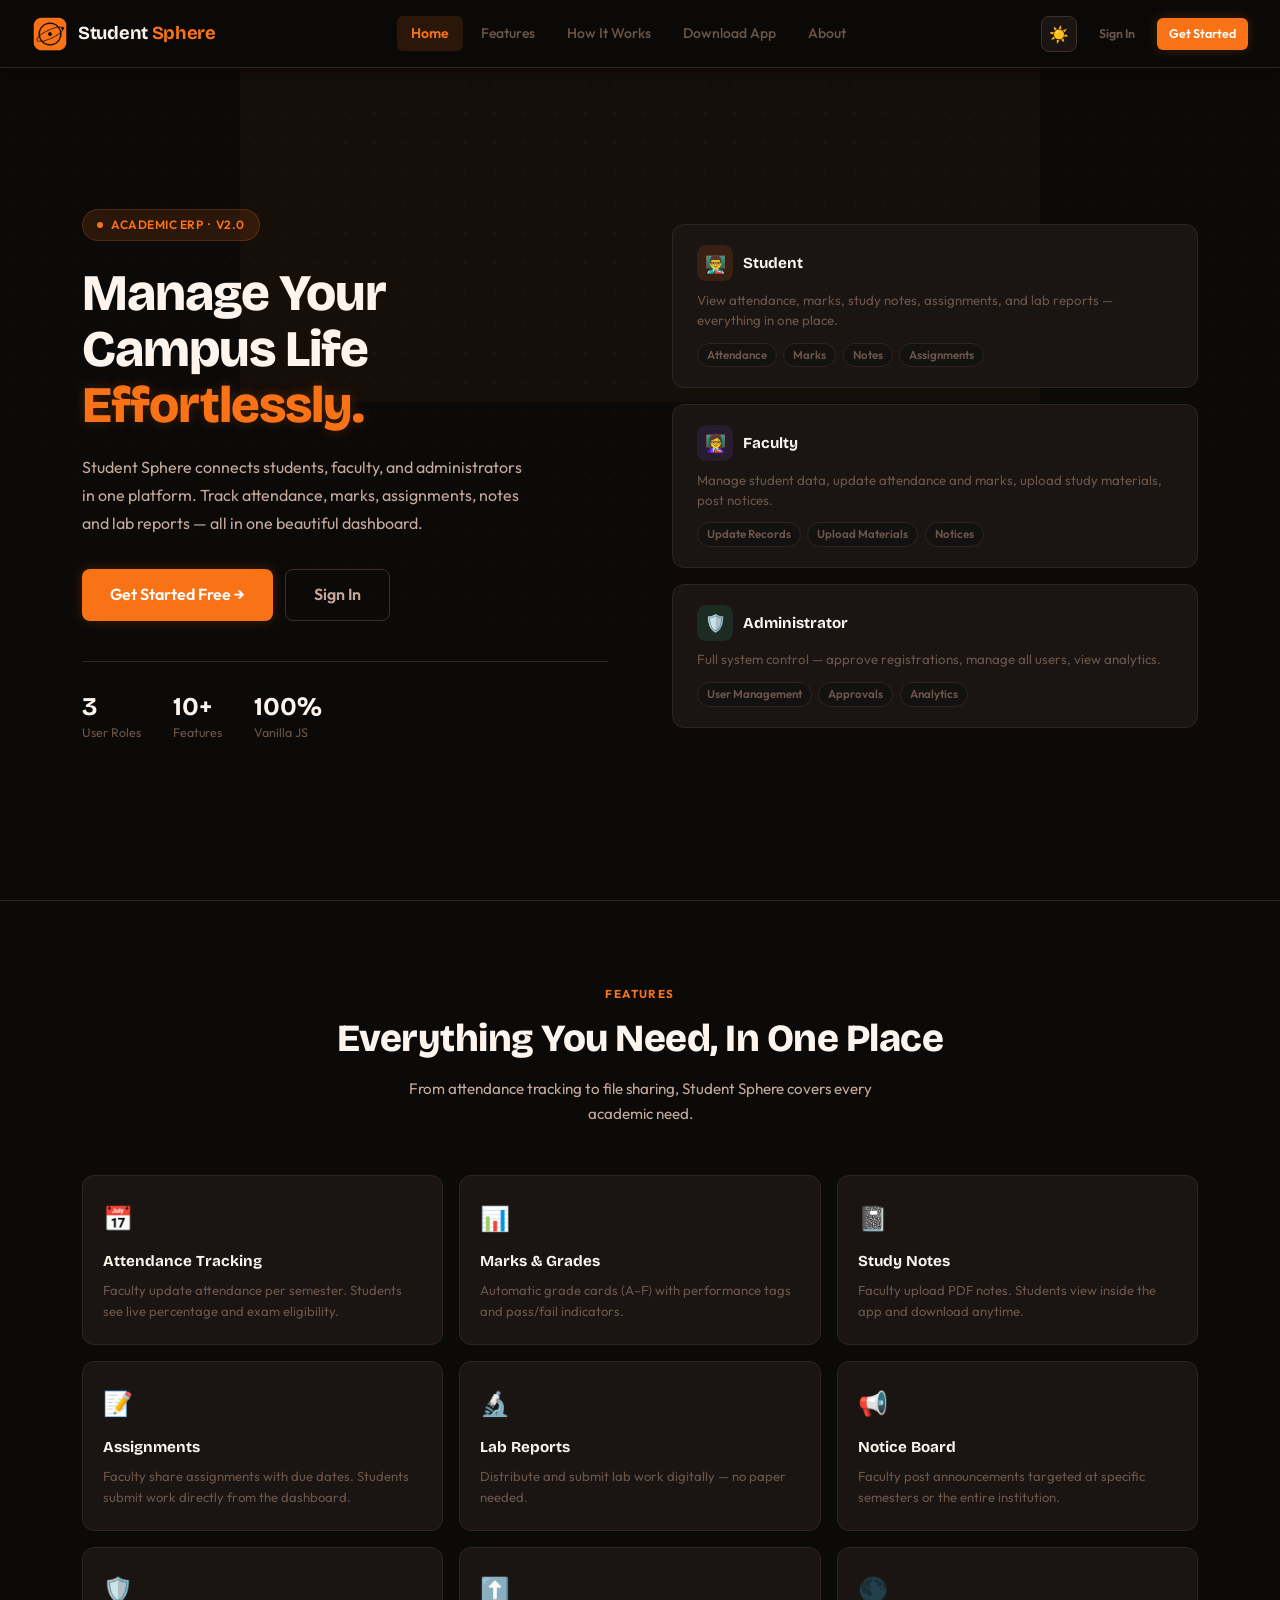
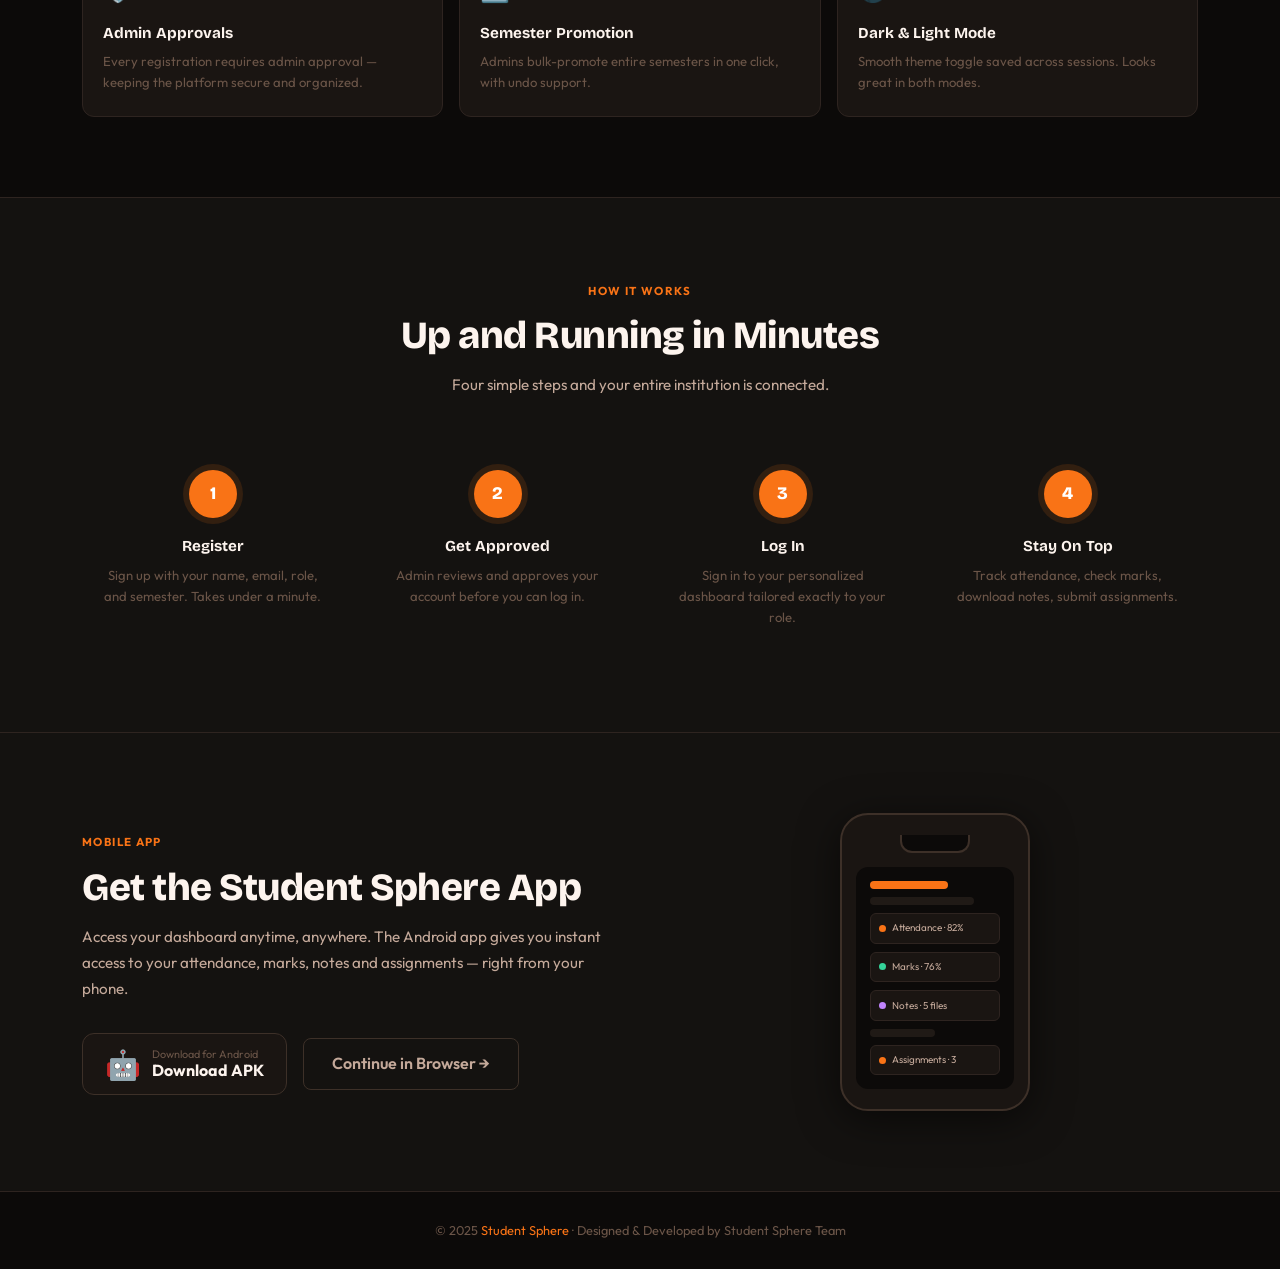
<file: index.html>
<!DOCTYPE html>
<html lang="en">
<head>
  <meta charset="UTF-8">
  <meta name="viewport" content="width=device-width, initial-scale=1.0">
  <meta name="google-site-verification" content="zGAC3k2Oefnkp04rJPRpSEA-PECf_ayaN9CRj_jHS1I" />
  <title>Student Sphere — Academic Management System</title>
  <link rel="icon" type="image/x-icon" href="css/logo.png">
  <link rel="stylesheet" href="css/style.css">
</head>
<body>

<nav class="nav">
  <a class="nav-brand" href="index.html">
    <img src="css/logo.png" alt="Student Sphere Logo" class="nav-brand-icon">
    <span class="nav-brand-name">Student <em>Sphere</em></span>
  </a>
  <div class="nav-links">
    <a href="index.html" class="active">Home</a>
    <a href="#features">Features</a>
    <a href="#how-it-works">How It Works</a>
    <a href="#download">Download App</a>
    <a href="about-dev.html">About</a>
  </div>
  <div class="nav-right" id="nav-right">
    <a href="login.html"    class="btn btn-ghost btn-sm"   id="nav-login">Sign In</a>
    <a href="register.html" class="btn btn-primary btn-sm" id="nav-reg">Get Started</a>
    <a href="#"             class="btn btn-primary btn-sm" id="dash-btn" style="display:none">Dashboard &rarr;</a>
  </div>
  <button class="hamburger" id="ham-btn" aria-label="Toggle menu" aria-expanded="false">
    <span></span><span></span><span></span>
  </button>
</nav>

<div class="nav-drawer" id="nav-drawer">
  <a href="index.html">Home</a>
  <a href="#features">Features</a>
  <a href="#how-it-works">How It Works</a>
  <a href="#download">Download App</a>
  <a href="about-dev.html">About</a>
  <a href="login.html">Sign In</a>
  <a href="register.html">Get Started</a>
</div>

<div class="pt-nav">

  <section class="hero">
    <div class="hero-glow"></div>
    <div class="hero-dots"></div>
    <div class="container">
      <div class="hero-inner">

        <div class="hero-left">
          <div class="hero-chip">
            <span class="chip-dot"></span>
            Academic ERP &nbsp;&middot;&nbsp; v2.0
          </div>
          <h1 class="hero-title">
            Manage Your<br>
            Campus Life<br>
            <span class="hl">Effortlessly.</span>
          </h1>
          <p class="hero-desc">
            Student Sphere connects students, faculty, and administrators in one platform.
            Track attendance, marks, assignments, notes and lab reports — all in one beautiful dashboard.
          </p>
          <div class="hero-btns">
            <a href="register.html" class="btn btn-primary btn-lg">Get Started Free &rarr;</a>
            <a href="login.html"    class="btn btn-outline btn-lg">Sign In</a>
          </div>
          <div class="hero-stats">
            <div class="hstat"><div class="hstat-val">3</div><div class="hstat-lbl">User Roles</div></div>
            <div class="hstat"><div class="hstat-val">10+</div><div class="hstat-lbl">Features</div></div>
            <div class="hstat"><div class="hstat-val">100%</div><div class="hstat-lbl">Vanilla JS</div></div>
          </div>
        </div>

        <div class="hero-right">
          <div class="hcard">
            <div class="hcard-head">
              <div class="hcard-icon ic-blue">&#128104;&#8205;&#127979;</div>
              <div class="hcard-title">Student</div>
            </div>
            <div class="hcard-desc">View attendance, marks, study notes, assignments, and lab reports — everything in one place.</div>
            <div class="hcard-tags">
              <span class="htag">Attendance</span><span class="htag">Marks</span><span class="htag">Notes</span><span class="htag">Assignments</span>
            </div>
          </div>
          <div class="hcard">
            <div class="hcard-head">
              <div class="hcard-icon ic-violet">&#128105;&#8205;&#127979;</div>
              <div class="hcard-title">Faculty</div>
            </div>
            <div class="hcard-desc">Manage student data, update attendance and marks, upload study materials, post notices.</div>
            <div class="hcard-tags">
              <span class="htag">Update Records</span><span class="htag">Upload Materials</span><span class="htag">Notices</span>
            </div>
          </div>
          <div class="hcard">
            <div class="hcard-head">
              <div class="hcard-icon ic-green">&#128737;&#65039;</div>
              <div class="hcard-title">Administrator</div>
            </div>
            <div class="hcard-desc">Full system control — approve registrations, manage all users, view analytics.</div>
            <div class="hcard-tags">
              <span class="htag">User Management</span><span class="htag">Approvals</span><span class="htag">Analytics</span>
            </div>
          </div>
        </div>

      </div>
    </div>
  </section>

  <section class="hp-section" id="features">
    <div class="container">
      <div class="hp-section-head">
        <div class="hp-label">Features</div>
        <h2 class="hp-title">Everything You Need, In One Place</h2>
        <p class="hp-sub">From attendance tracking to file sharing, Student Sphere covers every academic need.</p>
      </div>
      <div class="feat-grid">
        <div class="feat-card"><div class="feat-icon">&#128197;</div><div class="feat-name">Attendance Tracking</div><div class="feat-desc">Faculty update attendance per semester. Students see live percentage and exam eligibility.</div></div>
        <div class="feat-card"><div class="feat-icon">&#128202;</div><div class="feat-name">Marks &amp; Grades</div><div class="feat-desc">Automatic grade cards (A&ndash;F) with performance tags and pass/fail indicators.</div></div>
        <div class="feat-card"><div class="feat-icon">&#128211;</div><div class="feat-name">Study Notes</div><div class="feat-desc">Faculty upload PDF notes. Students view inside the app and download anytime.</div></div>
        <div class="feat-card"><div class="feat-icon">&#128221;</div><div class="feat-name">Assignments</div><div class="feat-desc">Faculty share assignments with due dates. Students submit work directly from the dashboard.</div></div>
        <div class="feat-card"><div class="feat-icon">&#128300;</div><div class="feat-name">Lab Reports</div><div class="feat-desc">Distribute and submit lab work digitally — no paper needed.</div></div>
        <div class="feat-card"><div class="feat-icon">&#128226;</div><div class="feat-name">Notice Board</div><div class="feat-desc">Faculty post announcements targeted at specific semesters or the entire institution.</div></div>
        <div class="feat-card"><div class="feat-icon">&#128737;&#65039;</div><div class="feat-name">Admin Approvals</div><div class="feat-desc">Every registration requires admin approval — keeping the platform secure and organized.</div></div>
        <div class="feat-card"><div class="feat-icon">&#11014;&#65039;</div><div class="feat-name">Semester Promotion</div><div class="feat-desc">Admins bulk-promote entire semesters in one click, with undo support.</div></div>
        <div class="feat-card"><div class="feat-icon">&#127761;</div><div class="feat-name">Dark &amp; Light Mode</div><div class="feat-desc">Smooth theme toggle saved across sessions. Looks great in both modes.</div></div>
      </div>
    </div>
  </section>

  <section class="hp-section hp-section-alt" id="how-it-works">
    <div class="container">
      <div class="hp-section-head">
        <div class="hp-label">How It Works</div>
        <h2 class="hp-title">Up and Running in Minutes</h2>
        <p class="hp-sub">Four simple steps and your entire institution is connected.</p>
      </div>
      <div class="steps-grid">
        <div class="step-card"><div class="step-num">1</div><div class="step-title">Register</div><div class="step-desc">Sign up with your name, email, role, and semester. Takes under a minute.</div></div>
        <div class="step-card"><div class="step-num">2</div><div class="step-title">Get Approved</div><div class="step-desc">Admin reviews and approves your account before you can log in.</div></div>
        <div class="step-card"><div class="step-num">3</div><div class="step-title">Log In</div><div class="step-desc">Sign in to your personalized dashboard tailored exactly to your role.</div></div>
        <div class="step-card"><div class="step-num">4</div><div class="step-title">Stay On Top</div><div class="step-desc">Track attendance, check marks, download notes, submit assignments.</div></div>
      </div>
    </div>
  </section>

  <section class="hp-section hp-download-section" id="download">
    <div class="container">
      <div class="hp-download-inner">
        <div class="hp-download-text">
          <div class="hp-label">Mobile App</div>
          <h2 class="hp-title">Get the Student Sphere App</h2>
          <p class="hp-sub">Access your dashboard anytime, anywhere. The Android app gives you instant access to your attendance, marks, notes and assignments — right from your phone.</p>
          <div class="hp-download-btns hp-download-btns-desktop">
            <a href="StudentSphere.apk" download class="btn-app btn-app-lg">
              <span class="btn-app-icon">&#129302;</span>
              <span class="btn-app-text">
                <span class="btn-app-sub">Download for Android</span>
                <span class="btn-app-main">Download APK</span>
              </span>
            </a>
            <a href="login.html" class="btn btn-outline btn-lg">Continue in Browser &rarr;</a>
          </div>
        </div>
        <div class="hp-download-visual">
          <div class="phone-mock">
            <div class="phone-notch"></div>
            <div class="phone-screen">
              <div class="ps-bar ps-accent"></div>
              <div class="ps-bar" style="width:80%"></div>
              <div class="ps-mini-card"><span class="ps-dot ps-dot-orange"></span>Attendance &middot; 82%</div>
              <div class="ps-mini-card"><span class="ps-dot ps-dot-green"></span>Marks &middot; 76%</div>
              <div class="ps-mini-card"><span class="ps-dot ps-dot-violet"></span>Notes &middot; 5 files</div>
              <div class="ps-bar" style="width:50%"></div>
              <div class="ps-mini-card"><span class="ps-dot ps-dot-orange"></span>Assignments &middot; 3</div>
            </div>
          </div>
        </div>
        <!-- Buttons shown BELOW phone on mobile only -->
        <div class="hp-download-btns hp-download-btns-mobile">
          <a href="https://github.com/sumankumarsinghrajput/studentsphere-frontend/releases/download/StudentSphereAPK/StudentSphere.apk" target="_blank" class="btn-app btn-app-lg">
            <span class="btn-app-icon">&#129302;</span>
            <span class="btn-app-text">
              <span class="btn-app-sub">Download for Android</span>
              <span class="btn-app-main">Download APK</span>
            </span>
          </a>
          <a href="login.html" class="btn btn-outline btn-lg">Continue in Browser &rarr;</a>
        </div>
      </div>
    </div>
  </section>

  <footer>
    <p>&copy; 2025 <span>Student Sphere</span> &middot; Designed &amp; Developed by Student Sphere Team</p>
  </footer>

</div>

<div class="egg-overlay" id="egg-overlay">
  <div class="egg-box">
    <img src="css/logo.png" alt="Student Sphere Logo" class="egg-icon">
    <h2>Student <span>Sphere</span></h2>
    <p>Designed &amp; Developed by</p>
    <div class="egg-dev">Suman Kumar Singh</div>
    <button class="btn btn-primary" id="egg-close">Close</button>
  </div>
</div>

<script src="js/utils.js"></script>
<script src="js/auth.js"></script>
<script src="js/main.js"></script>
</body>
</html>
</file>
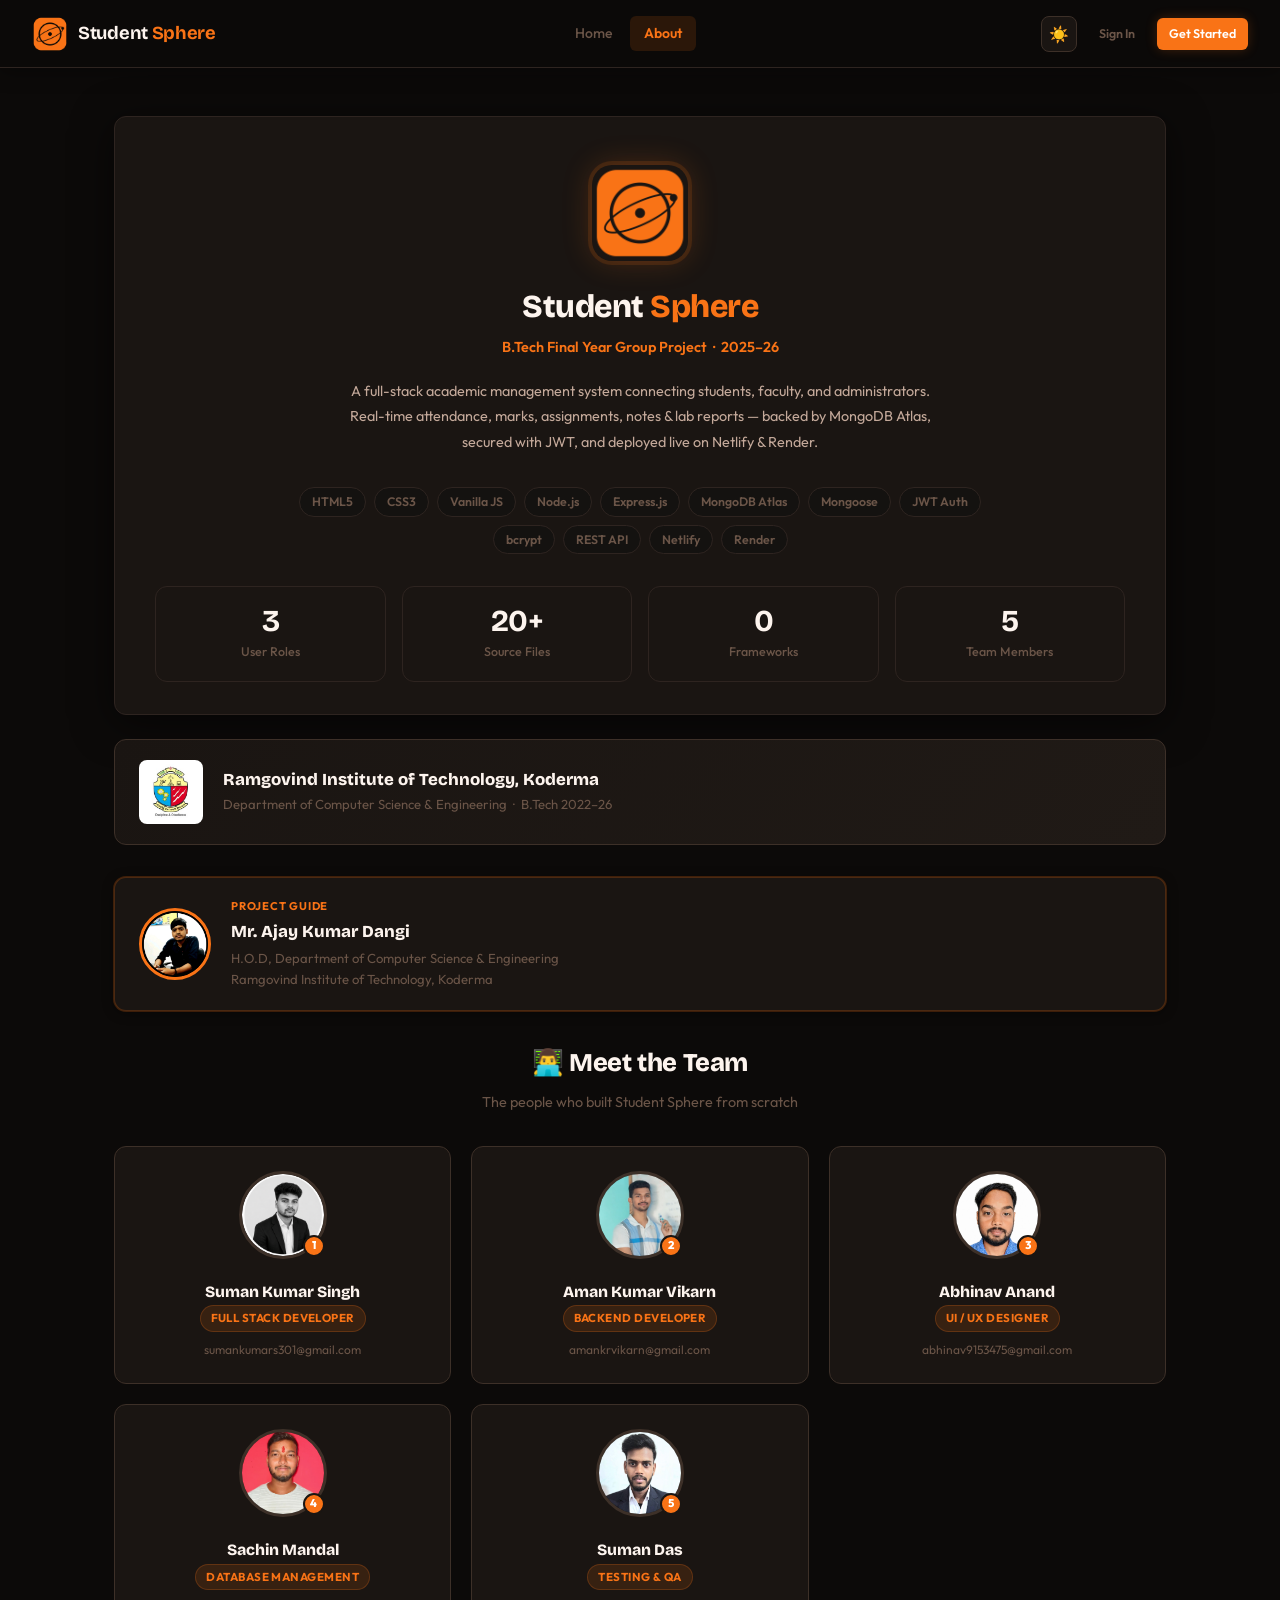
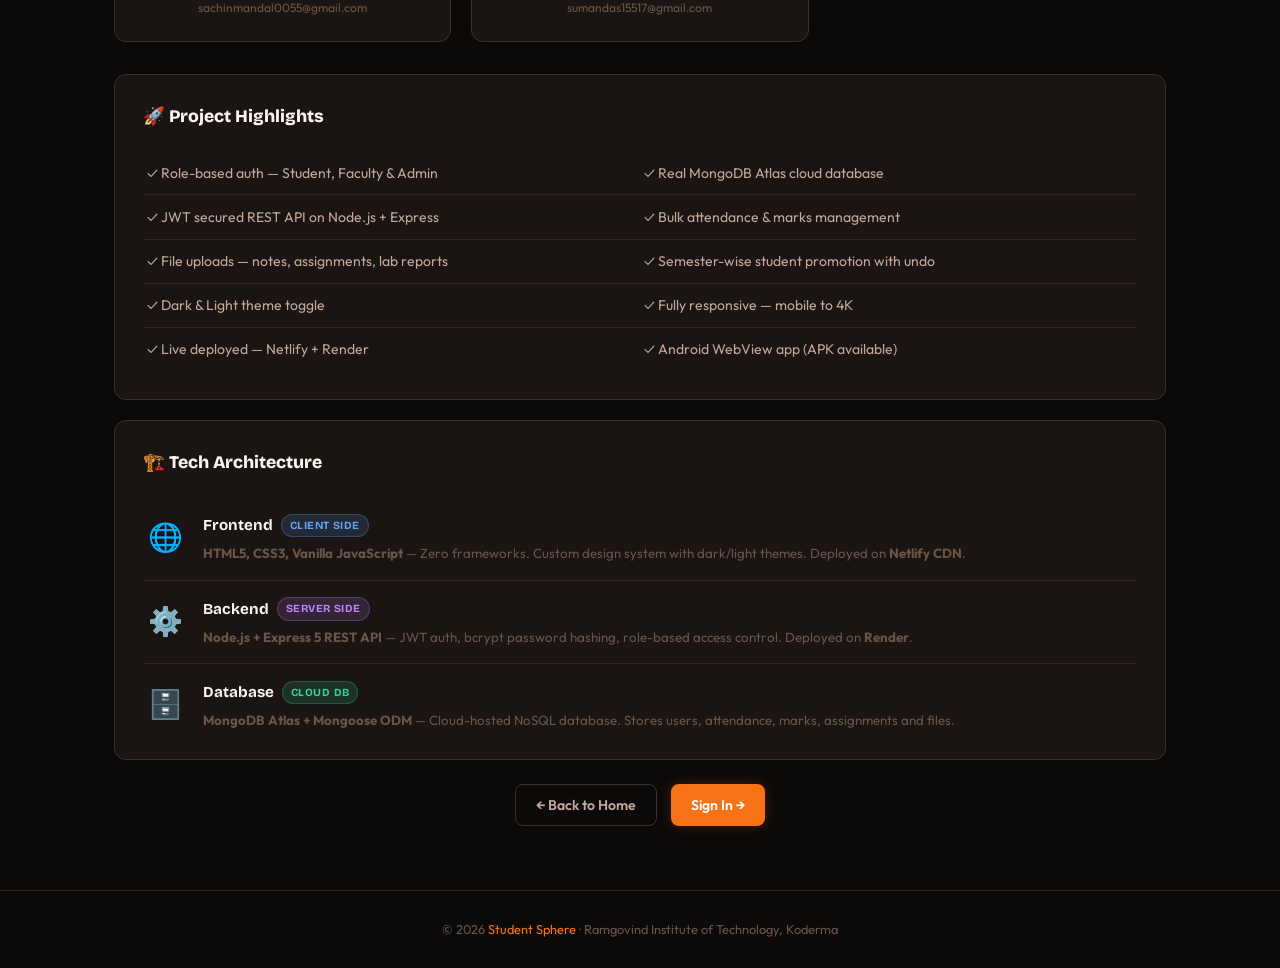
<file: about-dev.html>
<!DOCTYPE html>
<html lang="en">

<head>
  <meta charset="UTF-8">
  <meta name="viewport" content="width=device-width, initial-scale=1.0">
  <title>About — Student Sphere</title>
  <link rel="icon" type="image/x-icon" href="css/logo.png">
  <link rel="stylesheet" href="css/style.css">
  <style>
    /* ── ABOUT PAGE EXTRAS ── */
    .about-wrap {
      max-width: 1100px;
      margin: 0 auto;
      padding: 3rem 1.5rem 4rem;
    }

    /* College banner */
    .college-banner {
      display: flex;
      align-items: center;
      gap: 1.25rem;
      background: linear-gradient(135deg, var(--card) 0%, var(--card2) 100%);
      border: 1px solid var(--border2);
      border-radius: var(--r);
      padding: 1.25rem 1.5rem;
      margin-bottom: 2rem;
      flex-wrap: wrap;
    }

    .college-logo {
      width: 64px;
      height: 64px;
      object-fit: contain;
      flex-shrink: 0;
      border-radius: 8px;
      background: #fff;
      padding: 4px;
    }

    .college-info {
      flex: 1;
      min-width: 0;
    }

    .college-name {
      font-family: var(--head);
      font-weight: 800;
      font-size: 1.05rem;
      color: var(--white);
      line-height: 1.3;
      margin-bottom: .2rem;
    }

    .college-sub {
      font-size: .82rem;
      color: var(--muted);
    }

    /* Guide card */
    .guide-card {
      display: flex;
      align-items: center;
      gap: 1.25rem;
      background: var(--card);
      border: 1px solid var(--accent-glow);
      border-radius: var(--r);
      padding: 1.25rem 1.5rem;
      margin-bottom: 2rem;
      flex-wrap: wrap;
      box-shadow: 0 0 0 1px var(--accent-glow), var(--shadow-sm);
    }

    .guide-photo {
      width: 72px;
      height: 72px;
      border-radius: 50%;
      object-fit: cover;
      border: 3px solid var(--accent);
      flex-shrink: 0;
    }

    .guide-label {
      font-size: .7rem;
      font-weight: 700;
      color: var(--accent);
      text-transform: uppercase;
      letter-spacing: .07em;
      margin-bottom: .2rem;
    }

    .guide-name {
      font-family: var(--head);
      font-weight: 800;
      font-size: 1.05rem;
      color: var(--white);
      margin-bottom: .15rem;
    }

    .guide-role {
      font-size: .82rem;
      color: var(--muted);
    }

    /* Team section heading */
    .team-section-head {
      text-align: center;
      margin-bottom: 2rem;
    }

    .team-section-head h2 {
      font-family: var(--head);
      font-weight: 800;
      font-size: 1.6rem;
      color: var(--white);
      letter-spacing: -.4px;
      margin-bottom: .4rem;
    }

    .team-section-head p {
      font-size: .9rem;
      color: var(--muted);
    }

    /* Team grid */
    .team-cards-grid {
      display: grid;
      grid-template-columns: repeat(3, 1fr);
      gap: 1.25rem;
      margin-bottom: 2rem;
    }

    /* Team card */
    .tc {
      background: var(--card);
      border: 1px solid var(--border2);
      border-radius: var(--r);
      padding: 1.5rem 1.25rem;
      text-align: center;
      position: relative;
      overflow: hidden;
      cursor: default;
      transition: transform .35s cubic-bezier(.34, 1.56, .64, 1),
        box-shadow .35s ease,
        border-color .35s ease;
      /* entry animation */
      opacity: 0;
      transform: translateY(28px);
      animation: tcFadeUp .55s forwards;
    }

    .tc:nth-child(1) {
      animation-delay: .05s;
    }

    .tc:nth-child(2) {
      animation-delay: .12s;
    }

    .tc:nth-child(3) {
      animation-delay: .19s;
    }

    .tc:nth-child(4) {
      animation-delay: .26s;
    }

    .tc:nth-child(5) {
      animation-delay: .33s;
    }

    @keyframes tcFadeUp {
      to {
        opacity: 1;
        transform: translateY(0);
      }
    }

    .tc:hover {
      transform: translateY(-6px) scale(1.02);
      box-shadow: 0 16px 40px rgba(249, 115, 22, .18), var(--shadow);
      border-color: var(--accent);
    }

    /* Accent line at top on hover */
    .tc::before {
      content: '';
      position: absolute;
      top: 0;
      left: 0;
      right: 0;
      height: 3px;
      background: linear-gradient(90deg, var(--accent), var(--accent-2));
      transform: scaleX(0);
      transform-origin: left;
      transition: transform .3s ease;
    }

    .tc:hover::before {
      transform: scaleX(1);
    }

    /* Glow orb behind photo */
    .tc::after {
      content: '';
      position: absolute;
      top: -30px;
      left: 50%;
      transform: translateX(-50%);
      width: 120px;
      height: 120px;
      background: var(--accent-soft);
      border-radius: 50%;
      filter: blur(20px);
      opacity: 0;
      transition: opacity .35s;
      pointer-events: none;
    }

    .tc:hover::after {
      opacity: 1;
    }

    /* Photo */
    .tc-photo-wrap {
      position: relative;
      display: inline-block;
      margin-bottom: 1rem;
    }

    .tc-photo {
      width: 88px;
      height: 88px;
      border-radius: 50%;
      object-fit: cover;
      object-position: top center;
      border: 3px solid var(--border2);
      transition: border-color .3s;
      display: block;
    }

    .tc:hover .tc-photo {
      border-color: var(--accent);
    }

    /* Initials avatar fallback */
    .tc-initials {
      width: 88px;
      height: 88px;
      border-radius: 50%;
      background: linear-gradient(135deg, var(--accent) 0%, var(--accent-2) 100%);
      color: #fff;
      font-family: var(--head);
      font-weight: 800;
      font-size: 1.6rem;
      display: flex;
      align-items: center;
      justify-content: center;
      border: 3px solid var(--border2);
      transition: border-color .3s;
    }

    .tc:hover .tc-initials {
      border-color: var(--accent);
    }

    /* Number badge */
    .tc-num {
      position: absolute;
      bottom: 2px;
      right: 2px;
      width: 22px;
      height: 22px;
      border-radius: 50%;
      background: var(--accent);
      color: #fff;
      font-size: .7rem;
      font-weight: 800;
      display: flex;
      align-items: center;
      justify-content: center;
      border: 2px solid var(--card);
    }

    .tc-name {
      font-family: var(--head);
      font-weight: 800;
      font-size: .98rem;
      color: var(--white);
      margin-bottom: .25rem;
      line-height: 1.25;
    }

    .tc-role {
      display: inline-block;
      font-size: .72rem;
      font-weight: 700;
      color: var(--accent);
      background: var(--accent-soft);
      border: 1px solid var(--accent-glow);
      border-radius: 20px;
      padding: 3px 10px;
      margin-bottom: .5rem;
      text-transform: uppercase;
      letter-spacing: .04em;
    }

    .tc-email {
      font-size: .75rem;
      color: var(--muted);
      word-break: break-all;
    }

    /* Responsive */
    @media (max-width: 768px) {
      .team-cards-grid {
        grid-template-columns: repeat(2, 1fr);
      }

      .college-banner {
        flex-direction: column;
        text-align: center;
      }

      .guide-card {
        flex-direction: column;
        text-align: center;
      }
    }

    @media (max-width: 480px) {
      .team-cards-grid {
        grid-template-columns: 1fr;
      }

      .about-wrap {
        padding: 1.5rem 1rem 3rem;
      }
    }

    /* ── Highlights + Architecture cards ── */
    .ab-card {
      background: var(--card);
      border: 1px solid var(--border2);
      border-radius: var(--r);
      padding: 1.75rem;
    }

    .ab-card-title {
      font-family: var(--head);
      font-size: 1.1rem;
      font-weight: 800;
      color: var(--white);
      margin-bottom: 1.25rem;
    }

    /* Features grid - 2 col */
    .ab-feats-grid {
      display: grid;
      grid-template-columns: 1fr 1fr;
      gap: 0;
    }

    .ab-feat {
      font-size: 0.875rem;
      color: var(--text);
      padding: 0.65rem 0;
      border-bottom: 1px solid var(--border);
      padding-left: 0.25rem;
    }

    .ab-feat::before {
      content: none;
    }

    .ab-feat:nth-last-child(-n+2) {
      border-bottom: none;
    }

    /* Architecture items - horizontal rows */
    .ab-arch-grid {
      display: flex;
      flex-direction: column;
      gap: 0;
    }

    .ab-arch-item {
      display: flex;
      align-items: flex-start;
      gap: 1rem;
      padding: 1rem 0;
      border-bottom: 1px solid var(--border);
    }

    .ab-arch-item:last-child {
      border-bottom: none;
      padding-bottom: 0;
    }

    .ab-arch-icon {
      font-size: 1.75rem;
      flex-shrink: 0;
      width: 44px;
      text-align: center;
      margin-top: 2px;
    }

    .ab-arch-name {
      font-family: var(--head);
      font-weight: 700;
      font-size: 0.95rem;
      color: var(--white);
      margin-bottom: 0.35rem;
      display: flex;
      align-items: center;
      gap: 0.5rem;
      flex-wrap: wrap;
    }

    .ab-arch-desc {
      font-size: 0.83rem;
      color: var(--muted);
      line-height: 1.55;
    }

    .ab-badge {
      display: inline-block;
      font-size: 0.68rem;
      font-weight: 700;
      padding: 2px 8px;
      border-radius: 20px;
      text-transform: uppercase;
      letter-spacing: 0.04em;
    }

    .ab-badge-blue {
      background: rgba(96, 165, 250, 0.15);
      color: #60a5fa;
      border: 1px solid rgba(96, 165, 250, 0.25);
    }

    .ab-badge-violet {
      background: rgba(192, 132, 252, 0.15);
      color: #c084fc;
      border: 1px solid rgba(192, 132, 252, 0.25);
    }

    .ab-badge-green {
      background: rgba(52, 211, 153, 0.15);
      color: #34d399;
      border: 1px solid rgba(52, 211, 153, 0.25);
    }

    @media (max-width: 600px) {
      .ab-feats-grid {
        grid-template-columns: 1fr;
      }

      .ab-feat:nth-last-child(-n+2) {
        border-bottom: 1px solid var(--border);
      }

      .ab-feat:last-child {
        border-bottom: none;
      }

      .ab-card {
        padding: 1.25rem;
      }
    }
  </style>
</head>

<body>

  <nav class="nav">
    <a class="nav-brand" href="index.html">
      <img src="css/logo.png" alt="Student Sphere Logo" class="nav-brand-icon">
      <span class="nav-brand-name">Student <em>Sphere</em></span>
    </a>
    <div class="nav-links">
      <a href="index.html">Home</a>
      <a href="about-dev.html" class="active">About</a>
    </div>
    <div class="nav-right">
      <a href="login.html" class="btn btn-ghost btn-sm">Sign In</a>
      <a href="register.html" class="btn btn-primary btn-sm">Get Started</a>
    </div>
    <button class="hamburger" id="ham-btn" aria-label="Toggle menu" aria-expanded="false">
      <span></span><span></span><span></span>
    </button>
  </nav>

  <div class="nav-drawer" id="nav-drawer">
    <a href="index.html">Home</a>
    <a href="login.html">Sign In</a>
    <a href="register.html">Get Started</a>
  </div>

  <div class="pt-nav">
    <div class="about-wrap">

      <!-- ── HERO CARD ── -->
      <div class="about-hero-card">
        <img src="css/logo.png" alt="Student Sphere Logo" class="about-logo">
        <h1
          style="font-family:var(--head);font-size:2rem;font-weight:800;color:var(--white);letter-spacing:-.5px;margin-bottom:.25rem">
          Student <span style="color:var(--accent)">Sphere</span>
        </h1>
        <div class="about-role">B.Tech Final Year Group Project &nbsp;·&nbsp; 2025–26</div>
        <p class="about-desc" style="max-width:600px">
          A full-stack academic management system connecting students, faculty, and administrators.
          Real-time attendance, marks, assignments, notes &amp; lab reports — backed by MongoDB Atlas,
          secured with JWT, and deployed live on Netlify &amp; Render.
        </p>
        <div class="tag-cloud" style="max-width:700px;margin:0 auto 1.5rem">
          <span class="tag">HTML5</span><span class="tag">CSS3</span>
          <span class="tag">Vanilla JS</span><span class="tag">Node.js</span>
          <span class="tag">Express.js</span><span class="tag">MongoDB Atlas</span>
          <span class="tag">Mongoose</span><span class="tag">JWT Auth</span>
          <span class="tag">bcrypt</span><span class="tag">REST API</span>
          <span class="tag">Netlify</span><span class="tag">Render</span>
        </div>
        <div class="about-stats-row">
          <div class="stat-box" style="text-align:center">
            <div class="stat-val">3</div>
            <div class="stat-lbl">User Roles</div>
          </div>
          <div class="stat-box" style="text-align:center">
            <div class="stat-val">20+</div>
            <div class="stat-lbl">Source Files</div>
          </div>
          <div class="stat-box" style="text-align:center">
            <div class="stat-val">0</div>
            <div class="stat-lbl">Frameworks</div>
          </div>
          <div class="stat-box" style="text-align:center">
            <div class="stat-val">5</div>
            <div class="stat-lbl">Team Members</div>
          </div>
        </div>
      </div>

      <!-- ── COLLEGE BANNER ── -->
      <div class="college-banner">
        <img src="css/rit-logo.jpg" alt="College Logo" class="college-logo">
        <div class="college-info">
          <div class="college-name">Ramgovind Institute of Technology, Koderma</div>
          <div class="college-sub">Department of Computer Science &amp; Engineering &nbsp;·&nbsp; B.Tech 2022–26</div>
        </div>
      </div>

      <!-- ── PROJECT GUIDE ── -->
      <div class="guide-card">
        <img src="css/guide-photo.png" alt="Ajay Kumar Dangi" class="guide-photo">
        <div>
          <div class="guide-label">Project Guide</div>
          <div class="guide-name">Mr. Ajay Kumar Dangi</div>
          <div class="guide-role">H.O.D, Department of Computer Science &amp; Engineering<br>
            Ramgovind Institute of Technology, Koderma</div>
        </div>
      </div>

      <!-- ── TEAM CARDS ── -->
      <div class="team-section-head">
        <h2>👨‍💻 Meet the Team</h2>
        <p>The people who built Student Sphere from scratch</p>
      </div>

      <div class="team-cards-grid">

        <!-- Suman Kumar Singh — has photo -->
        <div class="tc">
          <div class="tc-photo-wrap">
            <img src="css/sk-photo.png" alt="Suman Kumar Singh" class="tc-photo">
            <div class="tc-num">1</div>
          </div>
          <div class="tc-name">Suman Kumar Singh</div>
          <div class="tc-role">Full Stack Developer</div>
          <div class="tc-email">sumankumars301@gmail.com</div>
        </div>

        <!-- Aman Kumar Vikarn — initials -->
        <div class="tc">
          <div class="tc-photo-wrap">
            <img src="css/aman-photo.jpeg" alt="Aman Kumar Vikarn" class="tc-photo">
            <div class="tc-num">2</div>
          </div>
          <div class="tc-name">Aman Kumar Vikarn</div>
          <div class="tc-role">Backend Developer</div>
          <div class="tc-email">amankrvikarn@gmail.com</div>
        </div>

        <!-- Abhinav Anand — initials -->
        <div class="tc">
          <div class="tc-photo-wrap">
            <img src="css/abhinav-photo.jpeg" alt="Abhinav Anand" class="tc-photo">
            <div class="tc-num">3</div>
          </div>
          <div class="tc-name">Abhinav Anand</div>
          <div class="tc-role">UI / UX Designer</div>
          <div class="tc-email">abhinav9153475@gmail.com</div>
        </div>

        <!-- Sachin Mandal — initials -->
        <div class="tc">
          <div class="tc-photo-wrap">
            <img src="css/sachin-photo.jpeg" alt="Sachin Mandal" class="tc-photo">
            <div class="tc-num">4</div>
          </div>
          <div class="tc-name">Sachin Mandal</div>
          <div class="tc-role">Database Management</div>
          <div class="tc-email">sachinmandal0055@gmail.com</div>
        </div>

        <!-- Suman Das — initials -->
        <div class="tc">
          <div class="tc-photo-wrap">
            <img src="css/sdas-photo.jpeg" alt="Suman Das" class="tc-photo">
            <div class="tc-num">5</div>
          </div>
          <div class="tc-name">Suman Das</div>
          <div class="tc-role">Testing &amp; QA</div>
          <div class="tc-email">sumandas15517@gmail.com</div>
        </div>

      </div>

      <!-- ── HIGHLIGHTS ── -->
      <div class="ab-card" style="margin-bottom:1.25rem">
        <h3 class="ab-card-title">🚀 Project Highlights</h3>
        <div class="ab-feats-grid">
          <div class="ab-feat">✓ Role-based auth — Student, Faculty &amp; Admin</div>
          <div class="ab-feat">✓ Real MongoDB Atlas cloud database</div>
          <div class="ab-feat">✓ JWT secured REST API on Node.js + Express</div>
          <div class="ab-feat">✓ Bulk attendance &amp; marks management</div>
          <div class="ab-feat">✓ File uploads — notes, assignments, lab reports</div>
          <div class="ab-feat">✓ Semester-wise student promotion with undo</div>
          <div class="ab-feat">✓ Dark &amp; Light theme toggle</div>
          <div class="ab-feat">✓ Fully responsive — mobile to 4K</div>
          <div class="ab-feat">✓ Live deployed — Netlify + Render</div>
          <div class="ab-feat">✓ Android WebView app (APK available)</div>
        </div>
      </div>

      <!-- ── TECH ARCHITECTURE ── -->
      <div class="ab-card" style="margin-bottom:1.25rem">
        <h3 class="ab-card-title">🏗️ Tech Architecture</h3>
        <div class="ab-arch-grid">
          <div class="ab-arch-item">
            <div class="ab-arch-icon">🌐</div>
            <div class="ab-arch-body">
              <div class="ab-arch-name">Frontend <span class="ab-badge ab-badge-blue">Client Side</span></div>
              <div class="ab-arch-desc"><strong>HTML5, CSS3, Vanilla JavaScript</strong> — Zero frameworks. Custom
                design system with dark/light themes. Deployed on <strong>Netlify CDN</strong>.</div>
            </div>
          </div>
          <div class="ab-arch-item">
            <div class="ab-arch-icon">⚙️</div>
            <div class="ab-arch-body">
              <div class="ab-arch-name">Backend <span class="ab-badge ab-badge-violet">Server Side</span></div>
              <div class="ab-arch-desc"><strong>Node.js + Express 5 REST API</strong> — JWT auth, bcrypt password
                hashing, role-based access control. Deployed on <strong>Render</strong>.</div>
            </div>
          </div>
          <div class="ab-arch-item">
            <div class="ab-arch-icon">🗄️</div>
            <div class="ab-arch-body">
              <div class="ab-arch-name">Database <span class="ab-badge ab-badge-green">Cloud DB</span></div>
              <div class="ab-arch-desc"><strong>MongoDB Atlas + Mongoose ODM</strong> — Cloud-hosted NoSQL database.
                Stores users, attendance, marks, assignments and files.</div>
            </div>
          </div>
        </div>
      </div>

      <!-- ── CTA ── -->
      <div class="about-cta">
        <a href="index.html" class="btn btn-outline">← Back to Home</a>
        <a href="login.html" class="btn btn-primary">Sign In →</a>
      </div>

    </div>

    <footer>
      <p>&copy; 2026 <span>Student Sphere</span> &middot; Ramgovind Institute of Technology, Koderma</p>
    </footer>
  </div>

  <!-- Easter Egg -->
  <div class="egg-overlay" id="egg-overlay">
    <div class="egg-box">
      <img src="css/logo.png" alt="Student Sphere Logo" class="egg-icon">
      <h2>Student <span>Sphere</span></h2>
      <p>Designed &amp; Developed by</p>
      <div class="egg-dev">Suman Kumar Singh</div>
      <button class="btn btn-primary" id="egg-close">Close</button>
    </div>
  </div>

  <script src="js/utils.js"></script>
  <script src="js/auth.js"></script>
  <script>
    document.addEventListener('DOMContentLoaded', () => {
      seedAdmin();
      initHam();
      initEasterEgg();

      // Intersection Observer for card entrance animation
      const cards = document.querySelectorAll('.tc');
      const obs = new IntersectionObserver((entries) => {
        entries.forEach(e => {
          if (e.isIntersecting) {
            e.target.style.animationPlayState = 'running';
            obs.unobserve(e.target);
          }
        });
      }, { threshold: 0.15 });
      cards.forEach(c => {
        c.style.animationPlayState = 'paused';
        obs.observe(c);
      });
    });
  </script>

</body>

</html>
</file>
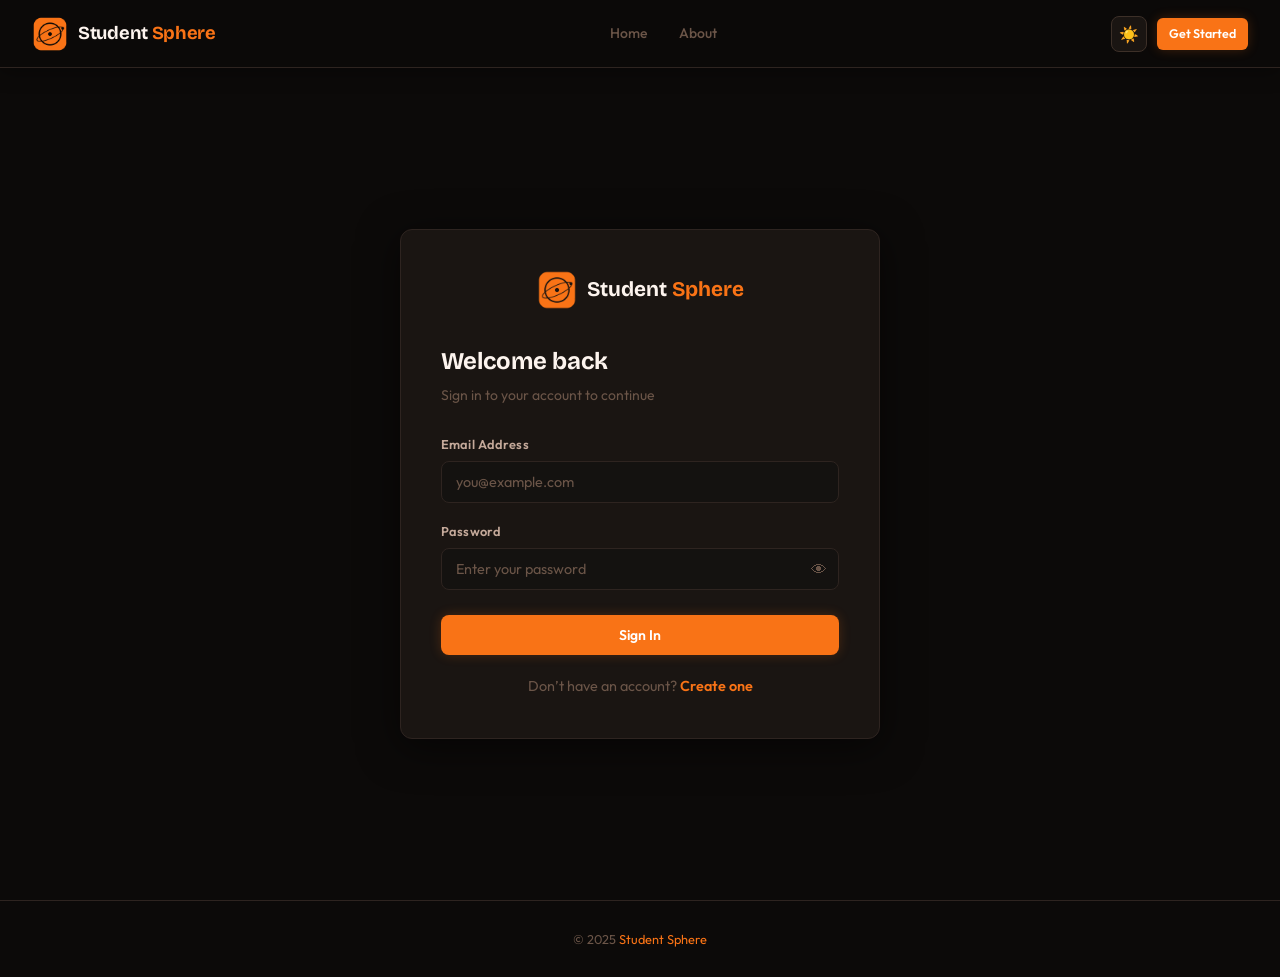
<file: admin.html>
<!DOCTYPE html>
<html lang="en">
<head>
  <meta charset="UTF-8">
  <meta name="viewport" content="width=device-width, initial-scale=1.0">
  <title>Admin Dashboard — Student Sphere</title>
  <link rel="icon" type="image/x-icon" href="css/logo.png">
  <link rel="stylesheet" href="css/style.css">
</head>
<body>

<nav class="nav">
  <a class="nav-brand" href="index.html">
    <img src="css/logo.png" alt="Student Sphere Logo" class="nav-brand-icon">
    <span class="nav-brand-name">Student <em>Sphere</em></span>
  </a>
  <div class="nav-links"></div>
  <div class="nav-right" id="nav-right"></div>
  <button class="hamburger" id="sb-toggle"><span></span><span></span><span></span></button>
</nav>

<div class="pt-nav">
  <div class="dash-layout">

    <aside class="sidebar" id="sidebar">
      <div class="sb-user">
        <div class="sb-avatar" id="sb-avatar">?</div>
        <div class="sb-name" id="sb-name">Loading…</div>
        <div class="sb-email" id="sb-email"></div>
        <span id="sb-badge" class="role-tag role-admin" style="margin-top:6px;display:inline-block">admin</span>
      </div>
      <div class="sb-section-label">Navigation</div>
      <nav class="sb-nav" id="sb-nav"></nav>
      <div class="sb-bottom">
        <button class="sb-item" onclick="logout()" style="color:var(--rose)">
          <span class="sb-ico">🚪</span> Logout
        </button>
      </div>
    </aside>

    <main class="dash-main">
      <div class="section active" id="sec-overview"></div>
      <div class="section"        id="sec-pending"></div>
      <div class="section"        id="sec-students"></div>
      <div class="section"        id="sec-faculty"></div>
      <div class="section"        id="sec-all-users"></div>
      <div class="section"        id="sec-add-user"></div>
      <div class="section"        id="sec-notices"></div>
    </main>

  </div>
</div>

<div class="egg-overlay" id="egg-overlay">
  <div class="egg-box">
    <img src="css/logo.png" alt="Student Sphere Logo" class="egg-icon">
    <h2>Student <span>Sphere</span></h2>
    <p>Designed &amp; Developed by</p>
    <div class="egg-dev">Suman Kumar Singh</div>
    <button class="btn btn-primary" id="egg-close">Close</button>
  </div>
</div>

<script src="js/utils.js"></script>
<script src="js/api.js"></script>
<script src="js/auth.js"></script>
<script src="js/admin.js"></script>
<script>document.addEventListener('DOMContentLoaded', initAdmin);</script>
</body>
</html>
</file>
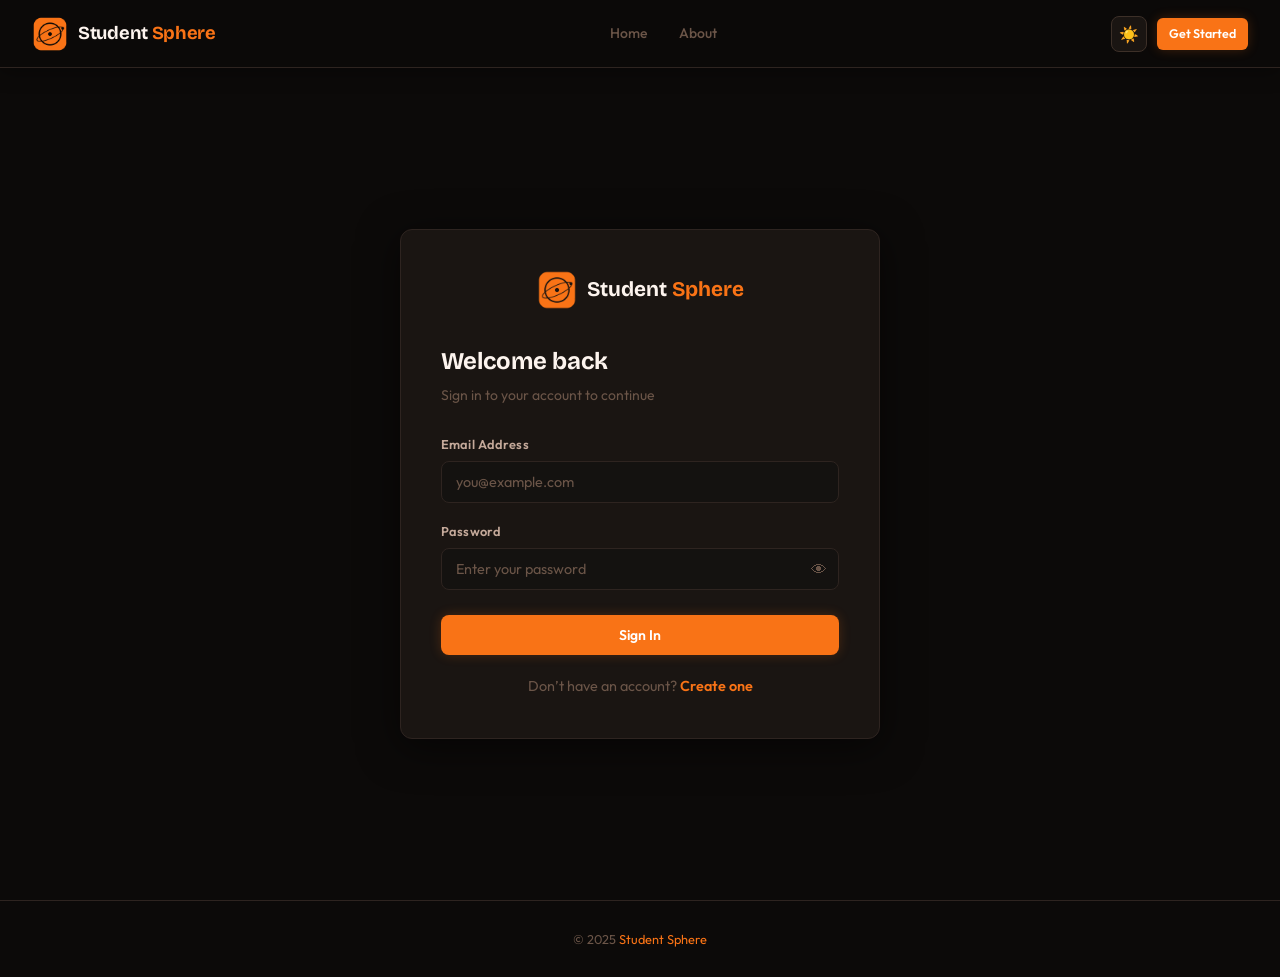
<file: faculty.html>
<!DOCTYPE html>
<html lang="en">
<head>
  <meta charset="UTF-8">
  <meta name="viewport" content="width=device-width, initial-scale=1.0">
  <title>Faculty Dashboard — Student Sphere</title>
  <link rel="icon" type="image/x-icon" href="css/logo.png">
  <link rel="stylesheet" href="css/style.css">
</head>
<body>

<nav class="nav">
  <a class="nav-brand" href="index.html">
    <img src="css/logo.png" alt="Student Sphere Logo" class="nav-brand-icon">
    <span class="nav-brand-name">Student <em>Sphere</em></span>
  </a>
  <div class="nav-links"></div>
  <div class="nav-right" id="nav-right"></div>
  <button class="hamburger" id="sb-toggle"><span></span><span></span><span></span></button>
</nav>

<div class="pt-nav">
  <div class="dash-layout">

    <aside class="sidebar" id="sidebar">
      <div class="sb-user">
        <div class="sb-avatar" id="sb-avatar">?</div>
        <div class="sb-name" id="sb-name">Loading…</div>
        <div class="sb-email" id="sb-email"></div>
        <span id="sb-badge" class="role-tag role-faculty" style="margin-top:6px;display:inline-block">faculty</span>
      </div>
      <div class="sb-section-label">Navigation</div>
      <nav class="sb-nav" id="sb-nav"></nav>
      <div class="sb-bottom">
        <button class="sb-item" onclick="logout()" style="color:var(--rose)">
          <span class="sb-ico">🚪</span> Logout
        </button>
      </div>
    </aside>

    <main class="dash-main">
      <div class="section active" id="sec-overview"></div>
      <div class="section"        id="sec-profile"></div>
      <div class="section"        id="sec-students"></div>
      <div class="section"        id="sec-attendance"></div>
      <div class="section"        id="sec-marks"></div>
      <div class="section"        id="sec-notes"></div>
      <div class="section"        id="sec-assignments"></div>
      <div class="section"        id="sec-lab"></div>
      <div class="section"        id="sec-notices"></div>
    </main>

  </div>
</div>

<div class="egg-overlay" id="egg-overlay">
  <div class="egg-box">
    <img src="css/logo.png" alt="Student Sphere Logo" class="egg-icon">
    <h2>Student <span>Sphere</span></h2>
    <p>Designed &amp; Developed by</p>
    <div class="egg-dev">Suman Kumar Singh</div>
    <button class="btn btn-primary" id="egg-close">Close</button>
  </div>
</div>

<script src="js/utils.js"></script>
<script src="js/api.js"></script>
<script src="js/auth.js"></script>
<script src="js/faculty.js"></script>
<script>document.addEventListener('DOMContentLoaded', initFaculty);</script>
</body>
</html>
</file>
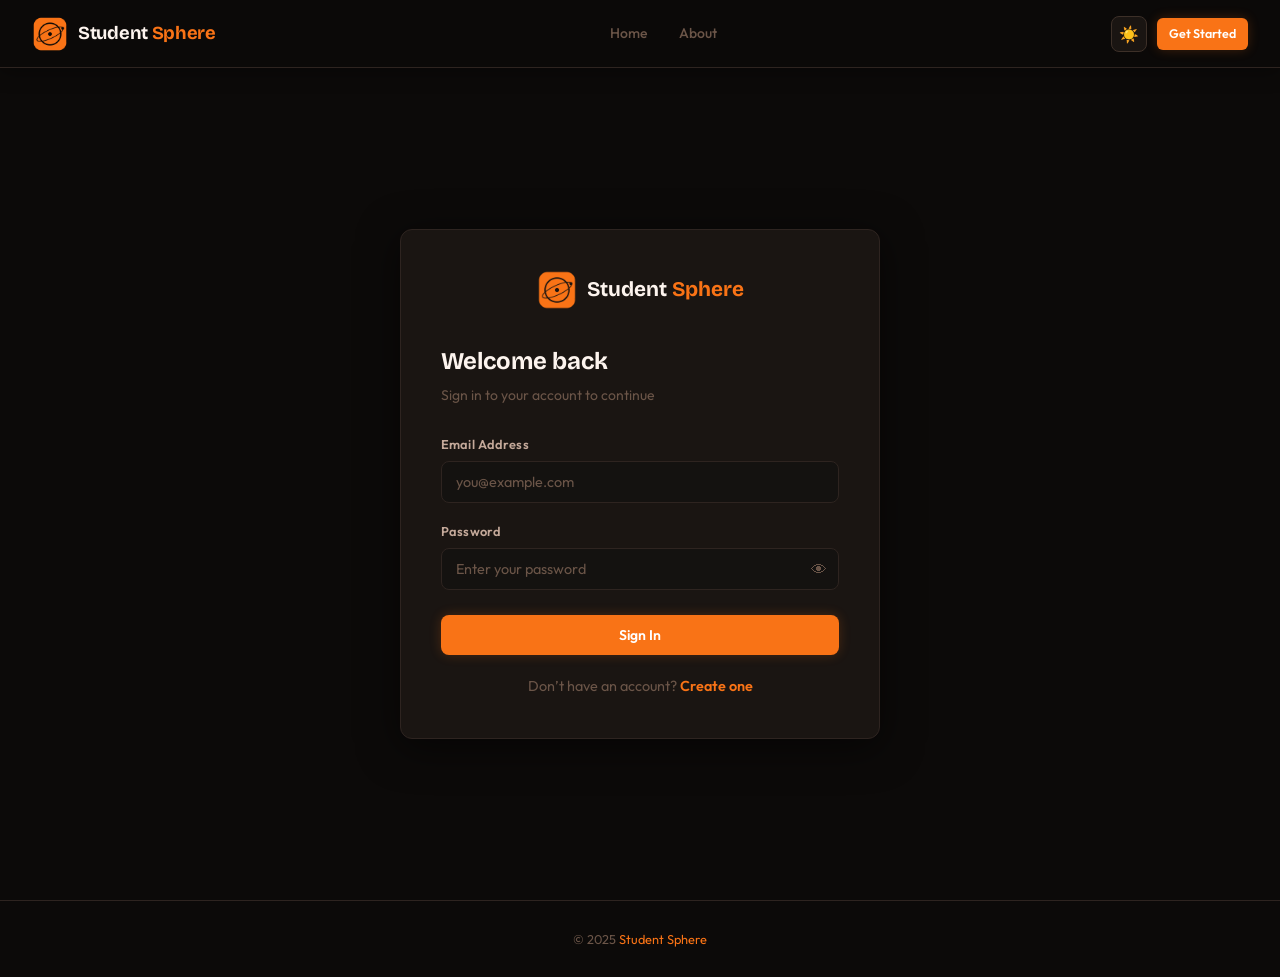
<file: login.html>
<!DOCTYPE html>
<html lang="en">

<head>
  <meta charset="UTF-8">
  <meta name="viewport" content="width=device-width, initial-scale=1.0">
  <title>Sign In — Student Sphere</title>
  <link rel="icon" type="image/x-icon" href="css/logo.png">
  <link rel="stylesheet" href="css/style.css">
</head>

<body>

  <nav class="nav">
    <a class="nav-brand" href="index.html">
      <img src="css/logo.png" alt="Student Sphere Logo" class="nav-brand-icon">
      <span class="nav-brand-name">Student <em>Sphere</em></span>
    </a>
    <div class="nav-links">
      <a href="index.html">Home</a>
      <a href="about-dev.html">About</a>
    </div>
    <div class="nav-right">
      <a href="register.html" class="btn btn-primary btn-sm">Get Started</a>
    </div>
    <button class="hamburger" id="ham-btn"><span></span><span></span><span></span></button>
  </nav>
  <div class="nav-drawer" id="nav-drawer">
    <a href="index.html">Home</a>
    <a href="about-dev.html">About</a>
    <a href="register.html">Get Started</a>
  </div>

  <div class="pt-nav">
    <div class="auth-page" style="padding-top:2rem;padding-bottom:2rem;align-content:center">
      <div class="auth-box">
        <div class="auth-logo">
          <img src="css/logo.png" alt="Student Sphere Logo" class="auth-logo-icon">
          <span class="auth-logo-name">Student <em>Sphere</em></span>
        </div>

        <h2>Welcome back</h2>
        <p class="sub">Sign in to your account to continue</p>

        <div id="auth-alert"></div>

        <form id="login-form">
          <div class="form-group">
            <label for="l-email">Email Address</label>
            <input type="email" id="l-email" class="form-control" placeholder="you@example.com" required>
          </div>
          <div class="form-group">
            <label for="l-pass">Password</label>
            <div style="position:relative">
              <input type="password" id="l-pass" class="form-control" placeholder="Enter your password" required
                style="padding-right:2.5rem">
              <button type="button" onclick="togglePassVis('l-pass',this)"
                style="position:absolute;right:.75rem;top:50%;transform:translateY(-50%);background:none;border:none;cursor:pointer;color:var(--muted);font-size:1rem">👁</button>
            </div>
          </div>
          <button type="submit" class="btn btn-primary btn-block" style="margin-top:.5rem">Sign In</button>
        </form>

        <div class="auth-switch" style="margin-top:1.25rem;text-align:center;font-size:.9rem;color:var(--muted)">
          Don’t have an account?
          <a href="register.html" style="color:var(--accent);font-weight:600">Create one</a>
        </div>
      </div>
    </div>

    <footer>
      <p>© 2025 <span>Student Sphere</span></p>
    </footer>
  </div>

  <div class="egg-overlay" id="egg-overlay">
    <div class="egg-box">
      <img src="css/logo.png" alt="Student Sphere Logo" class="egg-icon">
      <h2>Student <span>Sphere</span></h2>
      <p>Designed &amp; Developed by</p>
      <div class="egg-dev">Suman Kumar Singh</div>
      <button class="btn btn-primary" id="egg-close">Close</button>
    </div>
  </div>

  <script src="js/utils.js"></script>
  <script src="js/auth.js"></script>
  <script>
    function togglePassVis(id, btn) {
      const inp = document.getElementById(id);
      inp.type = inp.type === 'password' ? 'text' : 'password';
      btn.textContent = inp.type === 'password' ? '👁' : '🙈';
    }
    document.addEventListener('DOMContentLoaded', function () {
      initLogin();
      initHam();
      initEasterEgg();
    });
  </script>
</body>

</html>
</file>
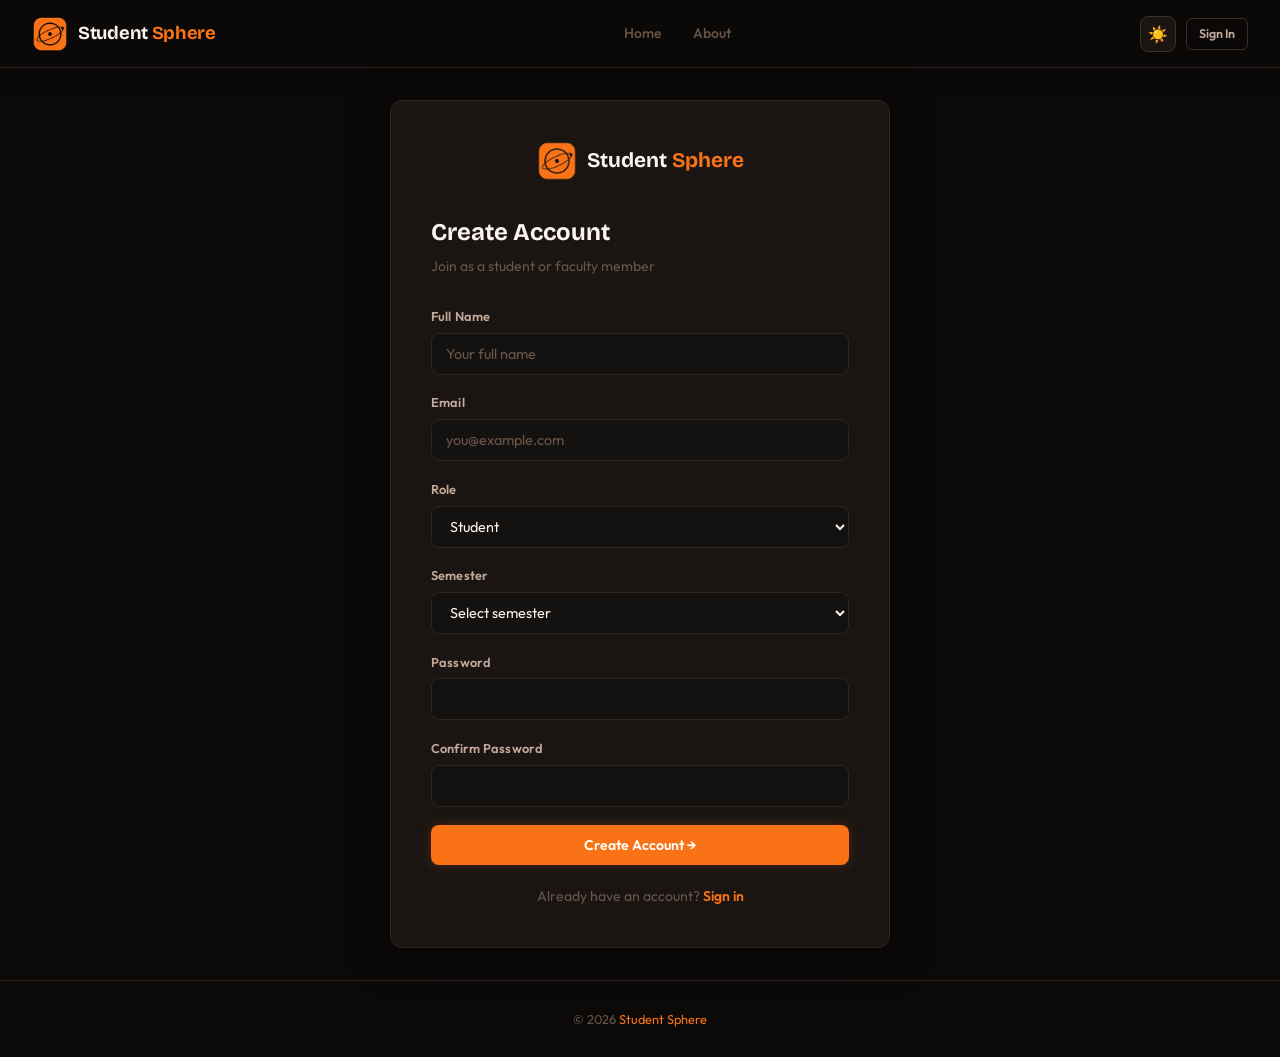
<file: register.html>
<!DOCTYPE html>
<html lang="en">
<head>
  <meta charset="UTF-8">
  <meta name="viewport" content="width=device-width, initial-scale=1.0">
  <title>Create Account — Student Sphere</title>
  <link rel="icon" href="css/logo.png">
  <link rel="stylesheet" href="css/style.css">
</head>

<body>

<!-- NAVBAR -->
<nav class="nav">
  <a class="nav-brand" href="index.html">
    <img src="css/logo.png" class="nav-brand-icon">
    <span class="nav-brand-name">Student <em>Sphere</em></span>
  </a>

  <div class="nav-links">
    <a href="index.html">Home</a>
    <a href="about-dev.html">About</a>
  </div>

  <div class="nav-right">
    <a href="login.html" class="btn btn-outline btn-sm">Sign In</a>
  </div>

  <button class="hamburger" id="ham-btn">
    <span></span><span></span><span></span>
  </button>
</nav>

<div class="nav-drawer" id="nav-drawer">
  <a href="index.html">Home</a>
  <a href="about-dev.html">About</a>
  <a href="login.html">Sign In</a>
</div>

<!-- MAIN -->
<div class="pt-nav">

  <div class="auth-page" style="padding-top:2rem;padding-bottom:2rem;align-content:center">
    <div class="auth-box" style="max-width:500px">

      <!-- LOGO -->
      <div class="auth-logo">
        <img src="css/logo.png" class="auth-logo-icon">
        <span class="auth-logo-name">Student <em>Sphere</em></span>
      </div>

      <h2>Create Account</h2>
      <p class="sub">Join as a student or faculty member</p>

      <div id="auth-alert"></div>

      <!-- FORM -->
      <form id="reg-form">

        <div class="form-group">
          <label>Full Name</label>
          <input type="text" id="r-name" class="form-control" placeholder="Your full name" required>
        </div>

        <div class="form-group">
          <label>Email</label>
          <input type="email" id="r-email" class="form-control" placeholder="you@example.com" required>
        </div>

        <div class="form-group">
          <label>Role</label>
          <select id="r-role" class="form-control">
            <option value="student">Student</option>
            <option value="faculty">Faculty</option>
          </select>
        </div>

        <div class="form-group">
          <label>Semester</label>
          <select id="r-semester" class="form-control">
            <option value="">Select semester</option>
            <option>Semester 1</option>
            <option>Semester 2</option>
            <option>Semester 3</option>
            <option>Semester 4</option>
            <option>Semester 5</option>
            <option>Semester 6</option>
            <option>Semester 7</option>
            <option>Semester 8</option>
          </select>
        </div>

        <div class="form-group">
          <label>Password</label>
          <input type="password" id="r-pass" class="form-control" required>
        </div>

        <div class="form-group">
          <label>Confirm Password</label>
          <input type="password" id="r-conf" class="form-control" required>
        </div>

        <button type="submit" class="btn btn-primary btn-block">
          Create Account →
        </button>

      </form>

      <div class="auth-switch">
        Already have an account? <a href="login.html">Sign in</a>
      </div>

    </div>
  </div>

  <!-- FOOTER -->
  <footer>
    <p>© 2026 <span>Student Sphere</span></p>
  </footer>

</div>

<!-- EASTER EGG -->
<div class="egg-overlay" id="egg-overlay">
  <div class="egg-box">
    <img src="css/logo.png" class="egg-icon">
    <h2>Student <span>Sphere</span></h2>
    <p>Designed & Developed by</p>
    <div class="egg-dev">Suman Kumar Singh</div>
    <button class="btn btn-primary" id="egg-close">Close</button>
  </div>
</div>

<!-- JS -->
<script src="js/utils.js"></script>
<script src="js/auth.js"></script>
<script>
  document.addEventListener('DOMContentLoaded', function() {
    initRegister();
    initHam();
    initEasterEgg();
  });
</script>

</body>
</html>
</file>
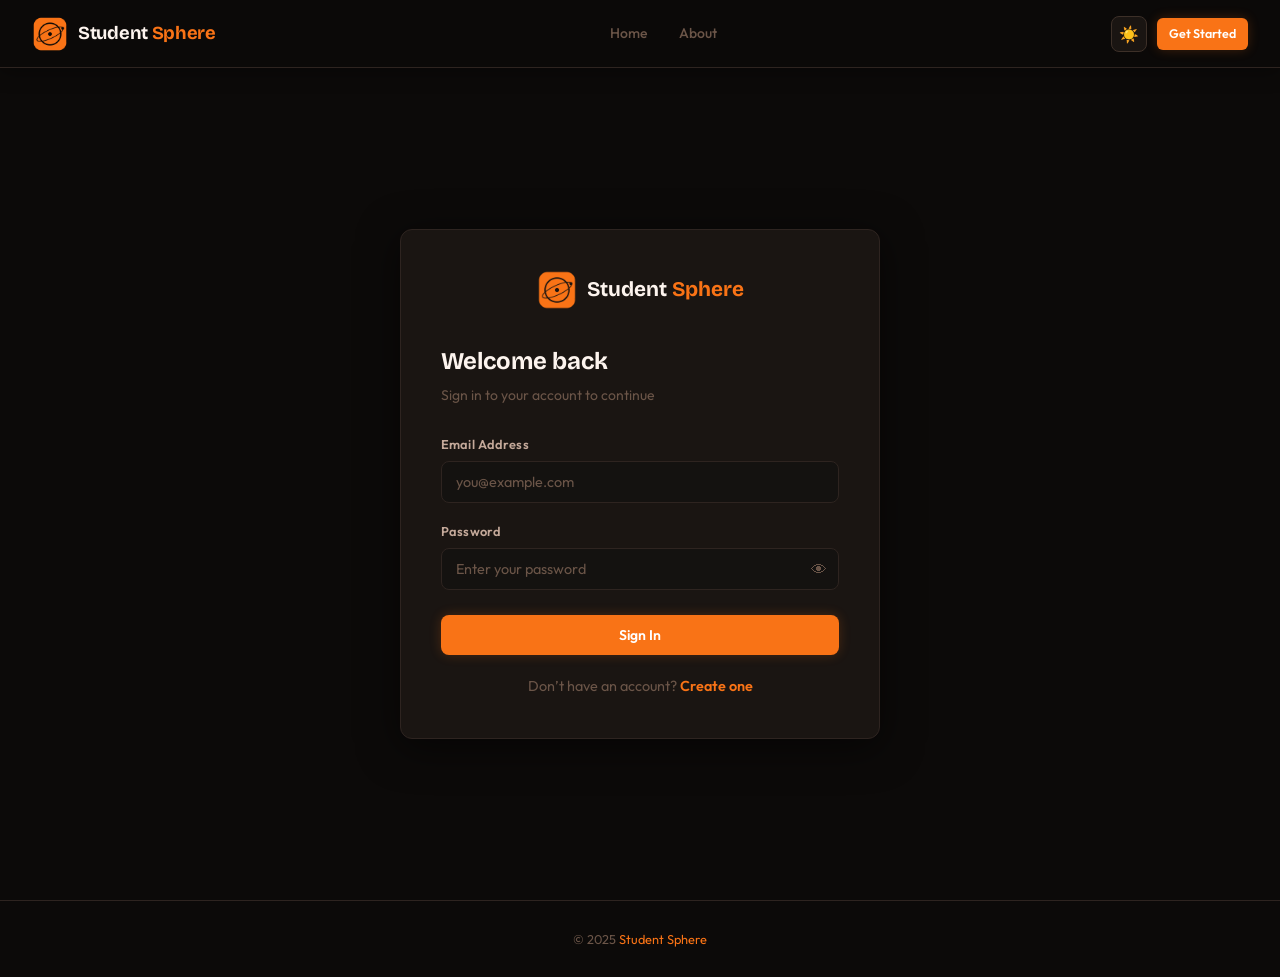
<file: student.html>
<!DOCTYPE html>
<html lang="en">
<head>
  <meta charset="UTF-8">
  <meta name="viewport" content="width=device-width, initial-scale=1.0">
  <title>Student Dashboard — Student Sphere</title>
  <link rel="icon" type="image/x-icon" href="css/logo.png">
  <link rel="stylesheet" href="css/style.css">
</head>
<body>

<!-- NAVBAR -->
<nav class="nav">
  <a class="nav-brand" href="index.html">
    <img src="css/logo.png" alt="Student Sphere Logo" class="nav-brand-icon">
    <span class="nav-brand-name">Student <em>Sphere</em></span>
  </a>
  <div class="nav-links"></div>
  <div class="nav-right" id="nav-right"></div>
  <button class="hamburger" id="sb-toggle"><span></span><span></span><span></span></button>
</nav>

<!-- DASHBOARD -->
<div class="pt-nav">
  <div class="dash-layout">

    <!-- SIDEBAR -->
    <aside class="sidebar" id="sidebar">
      <div class="sb-user">
        <div class="sb-avatar" id="sb-avatar">?</div>
        <div class="sb-name" id="sb-name">Loading…</div>
        <div class="sb-email" id="sb-email"></div>
        <span id="sb-badge" class="role-tag role-student" style="margin-top:6px;display:inline-block">student</span>
      </div>
      <div class="sb-section-label">Navigation</div>
      <nav class="sb-nav" id="sb-nav"></nav>
      <div class="sb-bottom">
        <button class="sb-item" onclick="logout()" style="color:var(--rose)">
          <span class="sb-ico">🚪</span> Logout
        </button>
      </div>
    </aside>

    <!-- MAIN -->
    <main class="dash-main">
      <div class="section active" id="sec-overview"></div>
      <div class="section"        id="sec-profile"></div>
      <div class="section"        id="sec-attendance"></div>
      <div class="section"        id="sec-marks"></div>
      <div class="section"        id="sec-notes"></div>
      <div class="section"        id="sec-assignments"></div>
      <div class="section"        id="sec-lab"></div>
      <div class="section"        id="sec-notices"></div>
    </main>

  </div>
</div>

<!-- Easter Egg -->
<div class="egg-overlay" id="egg-overlay">
  <div class="egg-box">
    <img src="css/logo.png" alt="Student Sphere Logo" class="egg-icon">
    <h2>Student <span>Sphere</span></h2>
    <p>Designed &amp; Developed by</p>
    <div class="egg-dev">Suman Kumar Singh</div>
    <button class="btn btn-primary" id="egg-close">Close</button>
  </div>
</div>

<script src="js/utils.js"></script>
<script src="js/api.js"></script>
<script src="js/auth.js"></script>
<script src="js/student.js"></script>
<script>document.addEventListener('DOMContentLoaded', initStudent);</script>
</body>
</html>
</file>
<file: css/style.css>
/* ==============================================
   STUDENT SPHERE — Complete Stylesheet
   Font: Bricolage Grotesque (headings) + Outfit (body)
   Theme: Orange accent · Dark + Light modes
   ============================================== */

@import url('https://fonts.googleapis.com/css2?family=Bricolage+Grotesque:opsz,wght@12..96,400;12..96,500;12..96,600;12..96,700;12..96,800&family=Outfit:wght@300;400;500;600;700&display=swap');

/* ══════════════════════════════════════════════
   DARK THEME (default)  [data-theme="dark"]
══════════════════════════════════════════════ */
:root,
[data-theme="dark"] {
  --bg:        #0c0a09;
  --nav-bg:    rgba(12, 10, 9, 0.93);
  --panel:     #141210;
  --card:      #1a1512;
  --card2:     #201a16;
  --border:    #2e2420;
  --border2:   #3d3028;

  --accent:      #f97316;
  --accent-soft: rgba(249,115,22,0.13);
  --accent-glow: rgba(249,115,22,0.22);
  --accent-2:    #fb923c;

  --violet:    #c084fc;
  --green:     #34d399;
  --green-s:   rgba(52,211,153,0.12);
  --amber:     #fbbf24;
  --amber-s:   rgba(251,191,36,0.12);
  --rose:      #fb7185;
  --rose-s:    rgba(251,113,133,0.12);

  --white:     #fdf4ee;
  --text:      #c4a99a;
  --muted:     #6b5548;

  --shadow:    0 8px 40px rgba(0,0,0,0.55);
  --shadow-sm: 0 2px 12px rgba(0,0,0,0.4);
}

/* ══════════════════════════════════════════════
   LIGHT THEME  [data-theme="light"]
══════════════════════════════════════════════ */
[data-theme="light"] {
  --bg:        #fdf6f0;
  --nav-bg:    rgba(255, 250, 245, 0.93);
  --panel:     #fff5ed;
  --card:      #ffffff;
  --card2:     #fef3e8;
  --border:    #f0d9c8;
  --border2:   #e8c9b0;

  --accent:      #ea6c0a;
  --accent-soft: rgba(234,108,10,0.10);
  --accent-glow: rgba(234,108,10,0.18);
  --accent-2:    #f97316;

  --violet:    #9333ea;
  --green:     #059669;
  --green-s:   rgba(5,150,105,0.10);
  --amber:     #d97706;
  --amber-s:   rgba(217,119,6,0.10);
  --rose:      #e11d48;
  --rose-s:    rgba(225,29,72,0.10);

  --white:     #1a0f08;
  --text:      #4a3728;
  --muted:     #9a7a68;

  --shadow:    0 8px 40px rgba(120,60,20,0.12);
  --shadow-sm: 0 2px 12px rgba(120,60,20,0.08);
}

/* ── Shared constants ── */
:root {
  --r:       12px;
  --r-sm:    8px;
  --r-xs:    6px;
  --t:       all 0.2s ease;
  --head:    'Bricolage Grotesque', sans-serif;
  --body:    'Outfit', sans-serif;
  --sidebar: 240px;
  --nav-h:   68px;
}

/* ── Smooth theme transition ── */
body, .nav, .sidebar, .card, .auth-box, .about-card,
.stat-box, .hcard, .nav-drawer, .form-control,
.item-row, .highlight-box, .profile-banner, .egg-box {
  transition: background 0.3s ease, border-color 0.3s ease, color 0.3s ease;
}

/* ── Reset ── */
*, *::before, *::after { box-sizing: border-box; margin: 0; padding: 0; }
html { scroll-behavior: smooth; }
body {
  font-family: var(--body);
  background: var(--bg);
  color: var(--text);
  font-size: 15px;
  line-height: 1.6;
  min-height: 100vh;
  overflow-x: hidden;
  -webkit-font-smoothing: antialiased;
}
a { text-decoration: none; color: inherit; }
button { font-family: var(--body); cursor: pointer; border: none; background: none; }
input, select, textarea { font-family: var(--body); }
ul { list-style: none; }
img { display: block; max-width: 100%; }
::selection { background: var(--accent-soft); color: var(--white); }
::-webkit-scrollbar { width: 4px; }
::-webkit-scrollbar-track { background: var(--bg); }
::-webkit-scrollbar-thumb { background: var(--border2); border-radius: 2px; }

/* ── Helpers ── */
.container { max-width: 1180px; margin: 0 auto; padding: 0 2rem; }
.pt-nav { padding-top: var(--nav-h); }

/* ════════════════════════════════════════════════
   NAVBAR
════════════════════════════════════════════════ */
.nav {
  position: fixed;
  top: 0; left: 0; right: 0;
  z-index: 1000;
  height: var(--nav-h);
  background: var(--nav-bg);
  backdrop-filter: blur(18px);
  border-bottom: 1px solid var(--border);
  box-shadow: 0 2px 20px rgba(0,0,0,0.4);
  display: flex;
  align-items: center;
  padding: 0 2rem;
  gap: 2rem;
}

.nav-brand {
  display: flex;
  align-items: center;
  gap: 10px;
  text-decoration: none;
  flex-shrink: 0;
  cursor: pointer;
  user-select: none;
}
.nav-brand-icon {
  width: 36px;
  height: 36px;
  border-radius: 10px;
  object-fit: contain;
  flex-shrink: 0;
  display: block;
}
.nav-brand-name {
  font-family: var(--head);
  font-size: 1.15rem;
  font-weight: 700;
  color: var(--white);
  letter-spacing: -0.3px;
}
.nav-brand-name em { font-style: normal; color: var(--accent); }

.nav-links {
  display: flex;
  align-items: center;
  gap: 4px;
  flex: 1;
  justify-content: center;
}
.nav-links a {
  padding: 6px 14px;
  border-radius: var(--r-xs);
  font-size: 0.875rem;
  font-weight: 500;
  color: var(--muted);
  transition: var(--t);
  white-space: nowrap;
}
.nav-links a:hover { color: var(--white); background: var(--card); }
.nav-links a.active {
  color: var(--accent);
  background: var(--accent-soft);
  font-weight: 600;
}

.nav-right {
  display: flex;
  align-items: center;
  gap: 10px;
  flex-shrink: 0;
  margin-left: auto;
}
.nav-user-info {
  display: flex;
  align-items: center;
  gap: 8px;
}
.nav-avatar {
  width: 34px;
  height: 34px;
  border-radius: 50%;
  background: var(--accent);
  display: grid;
  place-items: center;
  font-family: var(--head);
  font-weight: 700;
  font-size: 0.8rem;
  color: #fff;
  flex-shrink: 0;
}
.nav-username {
  font-size: 0.875rem;
  font-weight: 600;
  color: var(--white);
  white-space: nowrap;
}
.role-tag {
  font-size: 0.68rem;
  font-weight: 700;
  text-transform: uppercase;
  letter-spacing: 0.5px;
  padding: 2px 8px;
  border-radius: 20px;
}
.role-student { background: rgba(59,130,246,.12); color: #60a5fa; }
.role-faculty  { background: rgba(139,92,246,.12); color: var(--violet); }
.role-admin    { background: var(--rose-s); color: var(--rose); }

/* Hamburger */
.hamburger {
  display: none;
  flex-direction: column;
  gap: 5px;
  cursor: pointer;
  padding: 6px;
  flex-shrink: 0;
  border-radius: var(--r-xs);
  transition: background .15s;
}
.hamburger:hover { background: var(--card); }
.hamburger span {
  display: block;
  width: 22px;
  height: 2px;
  background: var(--text);
  border-radius: 2px;
  transition: transform .25s ease, opacity .2s ease;
}
.hamburger.active span:nth-child(1) { transform: translateY(7px) rotate(45deg); }
.hamburger.active span:nth-child(2) { opacity: 0; transform: scaleX(0); }
.hamburger.active span:nth-child(3) { transform: translateY(-7px) rotate(-45deg); }

/* Mobile drawer */
.nav-drawer {
  display: none;
  position: fixed;
  top: var(--nav-h);
  left: 0; right: 0;
  background: var(--panel);
  border-bottom: 1px solid var(--border);
  padding: 1rem 1.5rem;
  flex-direction: column;
  gap: 4px;
  z-index: 999;
  box-shadow: var(--shadow);
}
.nav-drawer.open { display: flex; }
.nav-drawer a, .nav-drawer button {
  padding: 10px 12px;
  border-radius: var(--r-sm);
  font-size: 0.9rem;
  font-weight: 500;
  color: var(--text);
  transition: var(--t);
  text-align: left;
  width: 100%;
}
.nav-drawer a:hover, .nav-drawer button:hover { background: var(--card); color: var(--white); }

/* ════════════════════════════════════════════════
   BUTTONS
════════════════════════════════════════════════ */
.btn {
  display: inline-flex;
  align-items: center;
  justify-content: center;
  gap: 6px;
  font-family: var(--body);
  font-weight: 600;
  font-size: 0.875rem;
  padding: 9px 20px;
  min-height: 40px;
  border-radius: var(--r-sm);
  border: none;
  cursor: pointer;
  transition: var(--t);
  white-space: nowrap;
  text-decoration: none;
}
.btn:active { transform: scale(0.98); }

.btn-primary {
  background: var(--accent);
  color: #fff;
  box-shadow: 0 0 12px var(--accent-glow);
}
.btn-primary:hover {
  background: var(--accent-2);
  box-shadow: 0 0 25px var(--accent-glow);
  transform: translateY(-1px);
}

.btn-outline {
  background: transparent;
  color: var(--text);
  border: 1px solid var(--border2);
}
.btn-outline:hover { background: var(--card); color: var(--white); border-color: var(--border2); }

.btn-ghost { background: transparent; color: var(--muted); }
.btn-ghost:hover { background: var(--card); color: var(--text); }

.btn-danger { background: var(--rose-s); color: var(--rose); border: 1px solid rgba(244,63,94,.2); }
.btn-danger:hover { background: var(--rose); color: #fff; }

.btn-success { background: var(--green-s); color: var(--green); border: 1px solid rgba(16,185,129,.2); }
.btn-success:hover { background: var(--green); color: #fff; }

.btn-sm { padding: 5px 12px; font-size: 0.78rem; border-radius: var(--r-xs); min-height: 32px; }
.btn-lg { padding: 12px 28px; font-size: 1rem; }
.btn-block { width: 100%; }

/* ════════════════════════════════════════════════
   FORM ELEMENTS
════════════════════════════════════════════════ */
.form-group { margin-bottom: 1.1rem; }
.form-group label {
  display: block;
  font-size: 0.8rem;
  font-weight: 600;
  color: var(--text);
  margin-bottom: 0.4rem;
  letter-spacing: 0.01em;
}
.form-control {
  width: 100%;
  padding: 10px 14px;
  min-height: 42px;
  background: var(--panel);
  border: 1px solid var(--border);
  border-radius: var(--r-sm);
  color: var(--white);
  font-family: var(--body);
  font-size: 0.9rem;
  transition: border-color 0.15s, box-shadow 0.15s;
  outline: none;
}
.form-control:focus {
  border-color: var(--accent);
  box-shadow: 0 0 0 3px var(--accent-soft), 0 0 10px var(--accent-glow);
}
.form-control::placeholder { color: var(--muted); }
.form-control option { background: var(--panel); }
select.form-control { cursor: pointer; }

/* ════════════════════════════════════════════════
   AUTH PAGES
════════════════════════════════════════════════ */
.auth-page {
  min-height: calc(100vh - var(--nav-h));
  display: grid;
  place-items: center;
  padding: 1.5rem 1rem;
}
.auth-box {
  width: 100%;
  max-width: 480px;
  background: var(--card);
  border: 1px solid var(--border);
  border-radius: var(--r);
  padding: 2.5rem;
  box-shadow: var(--shadow);
}
.auth-logo {
  display: flex;
  align-items: center;
  justify-content: center;
  gap: 10px;
  margin-bottom: 2rem;
}
.auth-logo-icon {
  width: 40px;
  height: 40px;
  border-radius: 12px;
  object-fit: contain;
  flex-shrink: 0;
  display: block;
}
.auth-logo-name { font-family: var(--head); font-size: 1.3rem; font-weight: 700; color: var(--white); }
.auth-logo-name em { font-style: normal; color: var(--accent); }
.auth-box h2 {
  font-family: var(--head);
  font-size: 1.5rem;
  font-weight: 700;
  color: var(--white);
  margin-bottom: 0.25rem;
}
.auth-box p.sub { color: var(--muted); font-size: 0.875rem; margin-bottom: 1.75rem; }
.auth-switch { text-align: center; font-size: 0.875rem; color: var(--muted); margin-top: 1.25rem; }
.auth-switch a { color: var(--accent); font-weight: 600; }
.auth-switch a:hover { text-decoration: underline; }

/* ════════════════════════════════════════════════
   ALERTS / TOASTS
════════════════════════════════════════════════ */
.alert {
  padding: 10px 14px;
  border-radius: var(--r-xs);
  font-size: 0.855rem;
  font-weight: 500;
  margin-bottom: 1rem;
}
.alert-error   { background: var(--rose-s); border: 1px solid rgba(244,63,94,.25); color: #fda4af; }
.alert-success { background: var(--green-s); border: 1px solid rgba(16,185,129,.25); color: #6ee7b7; }
.alert-info    { background: var(--accent-soft); border: 1px solid rgba(249,115,22,.25); color: var(--accent-2); }
.alert-warning { background: var(--amber-s); border: 1px solid rgba(245,158,11,.3); color: #fcd34d; }

.toast-wrap {
  position: fixed;
  bottom: 1.5rem;
  right: 1.5rem;
  z-index: 9999;
  display: flex;
  flex-direction: column;
  gap: 0.5rem;
  pointer-events: none;
}
.toast {
  display: flex;
  align-items: center;
  gap: 10px;
  padding: 11px 16px;
  background: var(--card2);
  border: 1px solid var(--border2);
  border-radius: var(--r-sm);
  font-size: 0.855rem;
  font-weight: 500;
  box-shadow: var(--shadow);
  max-width: 300px;
  animation: toastSlide .25s ease;
  pointer-events: all;
}
@keyframes toastSlide { from { opacity:0; transform:translateX(14px); } to { opacity:1; transform:none; } }
.toast-success { border-left: 3px solid var(--green); }
.toast-error   { border-left: 3px solid var(--rose); }
.toast-info    { border-left: 3px solid var(--accent); }

/* ════════════════════════════════════════════════
   LANDING PAGE — HERO
════════════════════════════════════════════════ */
.hero {
  min-height: calc(100vh - var(--nav-h));
  display: flex;
  align-items: center;
  position: relative;
  overflow: hidden;
  padding: 3rem 0 4rem;
}
.hero-glow {
  position: absolute;
  top: -20%;
  left: 50%;
  transform: translateX(-50%);
  width: 800px;
  height: 500px;
  background: rgba(249,115,22,.04);
  pointer-events: none;
}
.hero-dots {
  position: absolute;
  inset: 0;
  background-image: radial-gradient(circle, rgba(255,255,255,.035) 1px, transparent 1px);
  background-size: 30px 30px;
  pointer-events: none;
  mask-image: radial-gradient(ellipse 80% 70% at 50% 20%, black 20%, transparent 100%);
}
.hero-inner {
  position: relative;
  z-index: 1;
  display: grid;
  grid-template-columns: 1fr 1fr;
  gap: 4rem;
  align-items: center;
  width: 100%;
}

.hero-chip {
  display: inline-flex;
  align-items: center;
  gap: 8px;
  padding: 5px 14px;
  border-radius: 100px;
  background: var(--accent-soft);
  border: 1px solid rgba(249,115,22,.2);
  font-size: 0.75rem;
  font-weight: 600;
  color: var(--accent);
  letter-spacing: 0.5px;
  text-transform: uppercase;
  margin-bottom: 1.5rem;
}
.chip-dot {
  width: 6px;
  height: 6px;
  border-radius: 50%;
  background: var(--accent);
  animation: blink 2s ease infinite;
}
@keyframes blink { 0%,100%{opacity:1} 50%{opacity:.3} }

.hero-title {
  font-family: var(--head);
  font-size: clamp(2.4rem, 4vw, 3.6rem);
  font-weight: 800;
  line-height: 1.1;
  color: var(--white);
  letter-spacing: -1px;
  margin-bottom: 1.25rem;
}
.hero-title .hl {
  display: block;
  color: var(--accent);
  text-shadow: 0 0 12px var(--accent-glow);
}
.hero-desc {
  font-size: 1rem;
  color: var(--text);
  line-height: 1.75;
  margin-bottom: 2rem;
  max-width: 440px;
}
.hero-btns {
  display: flex;
  gap: 0.75rem;
  flex-wrap: wrap;
  margin-bottom: 2.5rem;
}
.hero-stats {
  display: flex;
  gap: 2rem;
  padding-top: 2rem;
  border-top: 1px solid var(--border);
  flex-wrap: wrap;
}
.hstat-val {
  font-family: var(--head);
  font-size: 1.6rem;
  font-weight: 700;
  color: var(--white);
  line-height: 1;
}
.hstat-lbl { font-size: 0.78rem; color: var(--muted); margin-top: 3px; }

/* Hero Right — feature cards */
.hero-right {
  display: flex;
  flex-direction: column;
  gap: 1rem;
}
.hcard {
  background: var(--card);
  border: 1px solid var(--border);
  border-radius: var(--r);
  padding: 1.25rem 1.5rem;
  transition: var(--t);
  cursor: default;
}
.hcard:hover {
  border-color: var(--border2);
  transform: translateY(-2px);
  box-shadow: 0 8px 30px rgba(0,0,0,.3);
}
.hcard-head { display: flex; align-items: center; gap: 10px; margin-bottom: 0.6rem; }
.hcard-icon {
  width: 36px;
  height: 36px;
  border-radius: 9px;
  display: grid;
  place-items: center;
  font-size: 17px;
  flex-shrink: 0;
}
.ic-blue   { background: var(--accent-soft); }
.ic-violet { background: rgba(139,92,246,.12); }
.ic-green  { background: var(--green-s); }
.hcard-title { font-family: var(--head); font-weight: 700; font-size: 0.95rem; color: var(--white); }
.hcard-desc  { font-size: 0.83rem; color: var(--muted); line-height: 1.5; }
.hcard-tags  { display: flex; gap: 0.4rem; flex-wrap: wrap; margin-top: 0.75rem; }
.htag {
  font-size: 0.72rem;
  font-weight: 600;
  padding: 2px 9px;
  border-radius: 100px;
  background: var(--panel);
  border: 1px solid var(--border);
  color: var(--muted);
}

/* ════════════════════════════════════════════════
   DASHBOARD
════════════════════════════════════════════════ */
.dash-layout {
  display: flex;
  min-height: calc(100vh - var(--nav-h));
}

/* Sidebar */
.sidebar {
  width: var(--sidebar);
  flex-shrink: 0;
  background: var(--panel);
  border-right: 1px solid var(--border);
  display: flex;
  flex-direction: column;
  position: sticky;
  top: var(--nav-h);
  height: calc(100vh - var(--nav-h));
  overflow-y: auto;
  padding: 1.25rem 0.875rem;
}
.sb-user {
  text-align: center;
  padding-bottom: 1.25rem;
  margin-bottom: 0.75rem;
  border-bottom: 1px solid var(--border);
}
.sb-avatar {
  width: 52px;
  height: 52px;
  border-radius: 50%;
  background: var(--accent);
  display: grid;
  place-items: center;
  font-family: var(--head);
  font-size: 1.1rem;
  font-weight: 700;
  color: #fff;
  margin: 0 auto 0.65rem;
}
.sb-name  { font-family: var(--head); font-weight: 700; font-size: 0.9rem; color: var(--white); margin-bottom: 2px; }
.sb-email { font-size: 0.72rem; color: var(--muted); word-break: break-all; }
.sb-section-label {
  font-size: 0.67rem;
  font-weight: 700;
  text-transform: uppercase;
  letter-spacing: 1px;
  color: var(--muted);
  padding: 0.85rem 10px 0.3rem;
}
.sb-nav { display: flex; flex-direction: column; gap: 2px; flex: 1; }
.sb-item {
  display: flex;
  align-items: center;
  gap: 9px;
  padding: 8px 10px;
  border-radius: var(--r-xs);
  font-size: 0.85rem;
  font-weight: 500;
  color: var(--text);
  transition: var(--t);
  cursor: pointer;
  text-align: left;
  width: 100%;
}
.sb-item .sb-ico { font-size: 15px; flex-shrink: 0; }
.sb-item:hover  { background: var(--card); color: var(--white); }
.sb-item.active { background: var(--accent-soft); color: var(--accent); font-weight: 600; }
.sb-bottom { margin-top: auto; padding-top: 0.75rem; border-top: 1px solid var(--border); }

/* Sidebar badge (pending approvals) */
.sb-badge {
  margin-left: auto;
  background: var(--amber);
  color: #000;
  font-size: .62rem;
  font-weight: 800;
  padding: 2px 7px;
  border-radius: 99px;
  line-height: 1.5;
  min-width: 20px;
  text-align: center;
  flex-shrink: 0;
  display: inline-block;
}

/* Main area */
.dash-main { flex: 1; min-width: 0; padding: 2rem 2rem 3rem; overflow-x: hidden; }
.section { display: none; }
.section.active { display: block; animation: fadeUp 0.2s ease; }
@keyframes fadeUp { from{opacity:0;transform:translateY(6px)} to{opacity:1;transform:none} }

.page-head { margin-bottom: 1.75rem; }
.page-title {
  font-family: var(--head);
  font-size: 1.6rem;
  font-weight: 700;
  color: var(--white);
  letter-spacing: -0.4px;
  line-height: 1.2;
}
.page-sub { font-size: 0.875rem; color: var(--muted); margin-top: 3px; }

/* ════════════════════════════════════════════════
   CARDS / STATS
════════════════════════════════════════════════ */
.card {
  background: var(--card);
  border: 1px solid var(--border);
  border-radius: var(--r);
  padding: 1.5rem;
  transition: transform 0.2s ease, box-shadow 0.2s ease;
}
.card + .card { margin-top: 1.25rem; }
.card-title {
  font-family: var(--head);
  font-size: 0.95rem;
  font-weight: 700;
  color: var(--white);
  margin-bottom: 1rem;
  display: flex;
  align-items: center;
  gap: 7px;
}
.card:hover {
  box-shadow: 0 0 30px rgba(249,115,22,0.15), var(--shadow);
}

.stat-row { display: grid; grid-template-columns: repeat(4, 1fr); gap: 1rem; margin-bottom: 1.5rem; }
.stat-box {
  background: var(--card);
  border: 1px solid var(--border);
  border-radius: var(--r);
  padding: 1.2rem 1.25rem;
  position: relative;
  overflow: hidden;
  transition: var(--t);
}
.stat-box:hover { border-color: var(--border2); transform: translateY(-1px); }
.stat-box::before {
  content: '';
  position: absolute;
  top: 0; left: 0; right: 0;
  height: 2px;
  background: var(--accent);
  opacity: 0;
  transition: opacity .2s;
}
.stat-box:hover::before { opacity: 1; }
.stat-val {
  font-family: var(--head);
  font-size: 1.9rem;
  font-weight: 700;
  color: var(--white);
  line-height: 1;
  letter-spacing: -0.5px;
}
.stat-lbl { font-size: 0.78rem; font-weight: 500; color: var(--muted); margin-top: 5px; }
.stat-bg-icon {
  position: absolute;
  right: 1rem;
  top: 50%;
  transform: translateY(-50%);
  font-size: 2.2rem;
  opacity: 0.06;
}

.grid-2 { display: grid; grid-template-columns: 1fr 1fr; gap: 1.25rem; }
.grid-3 { display: grid; grid-template-columns: repeat(3, 1fr); gap: 1.25rem; }

/* ════════════════════════════════════════════════
   BADGES
════════════════════════════════════════════════ */
.badge {
  display: inline-flex;
  align-items: center;
  padding: 2px 9px;
  border-radius: 100px;
  font-size: 0.72rem;
  font-weight: 700;
  white-space: nowrap;
}
.badge-blue   { background: var(--accent-soft); color: var(--accent); }
.badge-violet { background: rgba(139,92,246,.12); color: var(--violet); }
.badge-green  { background: var(--green-s); color: var(--green); }
.badge-amber  { background: var(--amber-s); color: var(--amber); }
.badge-rose   { background: var(--rose-s); color: var(--rose); }
.badge-gray   { background: var(--panel); color: var(--muted); border: 1px solid var(--border); }

/* ════════════════════════════════════════════════
   PROGRESS BARS
════════════════════════════════════════════════ */
.prog-track { background: var(--panel); border-radius: 4px; height: 7px; overflow: hidden; margin-top: 6px; }
.prog-bar { height: 100%; border-radius: 4px; transition: width 1s cubic-bezier(.4,0,.2,1); }
.prog-green { background: var(--green); }
.prog-amber { background: var(--amber); }
.prog-rose  { background: var(--rose); }
.prog-blue  { background: var(--accent); }

/* ════════════════════════════════════════════════
   TABLES
════════════════════════════════════════════════ */
.table-wrap { overflow-x: auto; border: 1px solid var(--border); border-radius: var(--r); }
table { width: 100%; border-collapse: collapse; font-size: 0.86rem; }
thead tr { background: var(--panel); }
th {
  padding: 11px 16px;
  text-align: left;
  font-size: 0.71rem;
  font-weight: 700;
  text-transform: uppercase;
  letter-spacing: 0.5px;
  color: var(--muted);
  border-bottom: 1px solid var(--border);
  white-space: nowrap;
}
td { padding: 11px 16px; border-bottom: 1px solid var(--border); color: var(--text); vertical-align: middle; }
tbody tr:last-child td { border-bottom: none; }
tbody tr { background: var(--card); transition: background .15s; }
tbody tr:hover { background: var(--card2); }

/* Table action buttons */
.tbl-actions { display: flex; gap: 6px; align-items: center; white-space: nowrap; }

/* ════════════════════════════════════════════════
   LIST ITEMS
════════════════════════════════════════════════ */
.item-list { display: flex; flex-direction: column; gap: 0.5rem; }
.item-row {
  display: flex;
  align-items: flex-start;
  justify-content: space-between;
  gap: 0.75rem;
  padding: 10px 14px;
  background: var(--panel);
  border: 1px solid var(--border);
  border-radius: var(--r-xs);
  font-size: 0.86rem;
  transition: border-color .15s;
}
.item-row:hover { border-color: var(--border2); }
.item-row-left  { display: flex; align-items: center; gap: 10px; flex: 1; min-width: 0; }
.item-row-right { flex-shrink: 0; display: flex; align-items: center; }
.item-row-icon  { font-size: 14px; flex-shrink: 0; }
.item-row-text  { color: var(--text); white-space: normal; word-break: break-word; }
.item-row-date  { font-size: 0.72rem; color: var(--muted); flex-shrink: 0; }

.empty { text-align: center; padding: 2.5rem 1rem; color: var(--muted); font-size: 0.875rem; }
.empty-ico { font-size: 2.2rem; display: block; margin-bottom: 0.6rem; opacity: 0.5; }

/* ════════════════════════════════════════════════
   PROFILE / DETAIL ROWS
════════════════════════════════════════════════ */
.profile-banner {
  display: flex;
  align-items: center;
  gap: 1.5rem;
  padding: 1.5rem;
  background: var(--card);
  border: 1px solid var(--border);
  border-radius: var(--r);
  margin-bottom: 1.25rem;
}
.profile-av {
  width: 64px; height: 64px;
  border-radius: 50%;
  background: var(--accent);
  display: grid; place-items: center;
  font-family: var(--head); font-size: 1.4rem; font-weight: 700; color: #fff;
  flex-shrink: 0;
}
.profile-name  { font-family: var(--head); font-size: 1.3rem; font-weight: 700; color: var(--white); }
.profile-email { font-size: 0.84rem; color: var(--muted); margin: 2px 0 8px; }

.detail-grid { display: grid; grid-template-columns: repeat(auto-fill, minmax(170px,1fr)); gap: 1rem; }
.detail-label { font-size: 0.72rem; font-weight: 700; text-transform: uppercase; letter-spacing: 0.5px; color: var(--muted); margin-bottom: 3px; }
.detail-val   { font-size: 0.9rem; font-weight: 500; color: var(--text); }

.info-list { display: flex; flex-direction: column; }
.info-row {
  display: flex; justify-content: space-between; align-items: center;
  padding: 10px 0; border-bottom: 1px solid var(--border); font-size: 0.875rem;
}
.info-row:last-child { border-bottom: none; }
.info-key { color: var(--muted); }
.info-val { font-weight: 600; color: var(--text); }

.score-big { text-align: center; padding: 1.5rem 0 1.25rem; }
.score-num {
  font-family: var(--head); font-size: 3.5rem; font-weight: 700;
  color: var(--white); line-height: 1; letter-spacing: -2px;
}
.score-label { font-size: 0.84rem; color: var(--muted); margin: 4px 0 1rem; }

/* ════════════════════════════════════════════════
   EASTER EGG
════════════════════════════════════════════════ */
.egg-overlay {
  position: fixed; inset: 0; z-index: 9999;
  background: rgba(0,0,0,.85); backdrop-filter: blur(10px);
  display: none; place-items: center;
}
.egg-overlay.show { display: grid; }
.egg-box {
  background: var(--card); border: 1px solid var(--border2);
  border-radius: 20px; padding: 3rem 2.5rem; text-align: center;
  max-width: 360px; width: 90%;
  box-shadow: 0 0 60px var(--accent-soft), var(--shadow);
  animation: eggPop .35s cubic-bezier(.34,1.56,.64,1);
}
@keyframes eggPop { from{opacity:0;transform:scale(.85)} to{opacity:1;transform:scale(1)} }
img.egg-icon {
  width: 80px; height: 80px; display: block; margin: 0 auto 1.5rem;
  border-radius: 18px; object-fit: contain;
  box-shadow: 0 0 0 3px var(--accent-soft), 0 4px 20px var(--accent-glow);
}
span.egg-icon { font-size: 3.5rem; display: block; margin-bottom: 1rem; }
.egg-box h2 { font-family: var(--head); font-size: 1.7rem; font-weight: 700; color: var(--white); margin-bottom: 0.4rem; }
.egg-box h2 span { color: var(--accent); }
.egg-box p { color: var(--muted); font-size: 0.875rem; margin-bottom: 0.4rem; }
.egg-dev { font-family: var(--head); font-size: 1.1rem; font-weight: 600; color: var(--violet); margin-top: 0.4rem; margin-bottom: 1.5rem; }

/* ════════════════════════════════════════════════
   ABOUT PAGE  (moved from about-dev.html <style>)
════════════════════════════════════════════════ */
.about-wrap {
  max-width: 1100px;
  margin: 0 auto;
  padding: 3rem 2rem 4rem;
}
.about-hero-card {
  background: var(--card);
  border: 1px solid var(--border);
  border-radius: var(--r);
  padding: 3rem 2.5rem 2rem;
  text-align: center;
  box-shadow: var(--shadow);
  margin-bottom: 1.5rem;
}
.about-stats-row {
  display: grid;
  grid-template-columns: repeat(4, 1fr);
  gap: 1rem;
  margin: 2rem 0 0;
}
.about-grid-2 {
  display: grid;
  grid-template-columns: 1fr 1fr;
  gap: 1.25rem;
  margin-bottom: 1.25rem;
}
.about-grid-3 {
  display: grid;
  grid-template-columns: repeat(3, 1fr);
  gap: 1.25rem;
  margin-bottom: 1.25rem;
}
.about-section-card {
  background: var(--card);
  border: 1px solid var(--border);
  border-radius: var(--r);
  padding: 1.5rem;
  box-shadow: var(--shadow-sm);
}
.about-section-card h3 {
  font-family: var(--head);
  font-size: 1rem;
  font-weight: 700;
  color: var(--white);
  margin-bottom: 1rem;
  display: flex;
  align-items: center;
  gap: 8px;
}
.team-member {
  display: flex;
  align-items: center;
  gap: 12px;
  padding: 10px 0;
  border-bottom: 1px solid var(--border);
}
.team-member:last-child { border-bottom: none; }
.team-avatar {
  width: 36px; height: 36px;
  border-radius: 50%;
  background: var(--accent-soft);
  border: 1px solid rgba(249,115,22,.2);
  display: grid; place-items: center;
  font-size: 0.75rem; font-weight: 700;
  color: var(--accent);
  flex-shrink: 0;
  font-family: var(--head);
}
.team-name { font-weight: 600; font-size: 0.875rem; color: var(--white); line-height: 1.3; }
.team-role { font-size: 0.75rem; color: var(--muted); margin-top: 1px; }

.feature-item {
  display: flex;
  align-items: flex-start;
  gap: 10px;
  padding: 8px 0;
  border-bottom: 1px solid var(--border);
  font-size: 0.84rem;
  color: var(--text);
}
.feature-item:last-child { border-bottom: none; }
.feature-check { color: var(--green); font-weight: 700; flex-shrink: 0; margin-top: 1px; }

.arch-card {
  background: var(--panel);
  border: 1px solid var(--border);
  border-radius: var(--r-sm);
  padding: 1.25rem;
  height: 100%;
}
.arch-icon  { font-size: 2rem; margin-bottom: .75rem; display: block; }
.arch-title { font-family: var(--head); font-weight: 700; font-size: .95rem; color: var(--white); margin-bottom: .5rem; }
.arch-badge { display: inline-flex; padding: 2px 10px; border-radius: 100px; font-size: .7rem; font-weight: 700; margin-bottom: .875rem; }
.arch-desc  { font-size: .82rem; color: var(--muted); line-height: 1.65; }
.arch-desc strong { color: var(--text); font-weight: 600; }

.about-cta { display: flex; gap: .875rem; justify-content: center; flex-wrap: wrap; margin-top: 1.5rem; }

/* Legacy about-card (kept for backward compat) */
.about-card {
  background: var(--card); border: 1px solid var(--border);
  border-radius: var(--r); padding: 3rem 2.5rem; text-align: center; box-shadow: var(--shadow);
}
.about-logo {
  width: 96px; height: 96px; border-radius: 20px; object-fit: contain;
  display: block; margin: 0 auto 1.25rem;
  box-shadow: 0 0 0 4px var(--accent-soft), 0 0 30px var(--accent-glow);
}
.about-role { font-size: 0.9rem; color: var(--accent); font-weight: 600; margin-bottom: 1.25rem; }
.about-desc { font-size: 0.9rem; color: var(--text); line-height: 1.75; max-width: 460px; margin: 0 auto 2rem; }

.tag-cloud { display: flex; flex-wrap: wrap; gap: 0.5rem; justify-content: center; margin-bottom: 2rem; }
.tag {
  padding: 4px 12px; border-radius: 100px; font-size: 0.77rem; font-weight: 600;
  background: var(--panel); border: 1px solid var(--border); color: var(--muted);
  transition: var(--t);
}
.tag:hover { border-color: var(--accent); color: var(--accent); }

/* ════════════════════════════════════════════════
   FOOTER
════════════════════════════════════════════════ */
footer { border-top: 1px solid var(--border); padding: 1.75rem 2rem; text-align: center; font-size: 0.8rem; color: var(--muted); }
footer span { color: var(--accent); }

/* ════════════════════════════════════════════════
   THEME TOGGLE BUTTON
════════════════════════════════════════════════ */
.theme-toggle {
  display: flex;
  align-items: center;
  justify-content: center;
  width: 36px;
  height: 36px;
  border-radius: var(--r-sm);
  background: var(--card);
  border: 1px solid var(--border2);
  cursor: pointer;
  font-size: 16px;
  transition: var(--t);
  flex-shrink: 0;
  position: relative;
  overflow: hidden;
}
.theme-toggle:hover {
  background: var(--accent-soft);
  border-color: var(--accent);
  transform: rotate(15deg) scale(1.05);
}
.theme-toggle:active { transform: scale(0.93); }
.theme-toggle .t-icon { display: block; line-height: 1; transition: transform 0.35s cubic-bezier(.34,1.56,.64,1), opacity 0.25s; }
.theme-toggle.spinning .t-icon { transform: rotate(360deg) scale(0.6); opacity: 0; }

/* ════════════════════════════════════════════════
   LIGHT MODE OVERRIDES
════════════════════════════════════════════════ */
[data-theme="light"] body { color: var(--text); }
[data-theme="light"] .nav-links a:hover  { background: #fce7d6; color: var(--white); }
[data-theme="light"] .nav-links a.active { color: var(--accent); font-weight: 600; background: var(--accent-soft); }
[data-theme="light"] .nav-drawer a:hover,
[data-theme="light"] .nav-drawer button:hover { background: #fce7d6; color: var(--white); }
[data-theme="light"] .btn-outline { color: var(--text); border-color: var(--border2); }
[data-theme="light"] .btn-outline:hover { background: #fce7d6; color: var(--accent); border-color: var(--accent); }
[data-theme="light"] .btn-ghost { color: var(--muted); }
[data-theme="light"] .btn-ghost:hover { background: #fce7d6; color: var(--text); }
[data-theme="light"] .form-control { background: #fff8f3; border-color: var(--border); color: var(--white); }
[data-theme="light"] .form-control:focus { border-color: var(--accent); box-shadow: 0 0 0 3px var(--accent-soft); }
[data-theme="light"] .form-control::placeholder { color: var(--muted); }
[data-theme="light"] .hcard:hover { box-shadow: 0 8px 30px rgba(180,80,20,.1); }
[data-theme="light"] ::-webkit-scrollbar-track { background: #fdf6f0; }
[data-theme="light"] ::-webkit-scrollbar-thumb { background: var(--border2); }
[data-theme="light"] .stat-box::before { background: var(--accent); }
[data-theme="light"] tbody tr { background: var(--card); }
[data-theme="light"] tbody tr:hover { background: #fff5ed; }
[data-theme="light"] .sb-item:hover { background: #fce7d6; color: var(--accent); }
[data-theme="light"] .tag { background: #fff5ed; border-color: var(--border2); color: var(--muted); }
[data-theme="light"] .tag:hover { border-color: var(--accent); color: var(--accent); }
[data-theme="light"] .item-row:hover { border-color: var(--accent); }
[data-theme="light"] footer { background: #fff5ed; }

/* ════════════════════════════════════════════════
   DASHBOARD-SPECIFIC: FORM GRIDS & UPLOAD
════════════════════════════════════════════════ */
.add-user-form { max-width: 720px; width: 100%; }
.form-row-2 { display: grid; grid-template-columns: 1fr 1fr; gap: 1rem; }
.bulk-grid { display: grid; grid-template-columns: 1fr 1fr; gap: 1.25rem; }
.upload-row-2 { display: grid; grid-template-columns: 1fr 1fr; gap: 1rem; margin-bottom: 1rem; }

.sem-selector-wrap { display: flex; align-items: center; gap: .75rem; background: var(--card); border: 1px solid var(--border); border-radius: var(--r-sm); padding: .6rem 1rem; margin-bottom: .25rem; flex-wrap: wrap; }
.sem-label { font-size: .8rem; font-weight: 700; color: var(--muted); text-transform: uppercase; letter-spacing: .5px; white-space: nowrap; }
.sem-select { width: auto !important; min-width: 180px; padding: 6px 12px; font-size: .875rem; }

.file-upload-area {
  border: 2px dashed var(--border2);
  border-radius: var(--r-sm);
  padding: 1.25rem 1.5rem;
  text-align: center; cursor: pointer;
  transition: var(--t); color: var(--muted); font-size: .875rem;
  display: flex; align-items: center; justify-content: center; gap: .75rem;
}
.file-upload-area:hover,
.file-upload-area.dragover { border-color: var(--accent); background: var(--accent-soft); color: var(--accent); }
.file-upload-icon { font-size: 1.4rem; flex-shrink: 0; }

/* Pending section accent */
#sec-pending .card { border-color: rgba(245,158,11,.18); }
.pending-row-exit { animation: rowFade .35s ease forwards; }
@keyframes rowFade { to { opacity: 0; transform: translateX(16px); } }

/* Sidebar toggle — dashboard pages */
#sb-toggle { display: none; margin-left: auto; }

/* Sidebar backdrop */
.sidebar-backdrop { display: none; position: fixed; inset: 0; z-index: 899; background: rgba(0,0,0,.45); }
.sidebar-backdrop.show { display: block; }

/* Glow accent utility */
.glow { box-shadow: 0 0 20px var(--accent-glow); }

/* ════════════════════════════════════════════════
   RESPONSIVE — TABLET LANDSCAPE (≤1024px)
════════════════════════════════════════════════ */
@media (max-width: 1024px) {
  .stat-row { grid-template-columns: repeat(2, 1fr); }
  .dash-main { padding: 1.75rem 1.5rem 3rem; }
}

/* ════════════════════════════════════════════════
   RESPONSIVE — SIDEBAR OVERLAY (≤900px)
════════════════════════════════════════════════ */
@media (max-width: 900px) {
  .sidebar {
    position: fixed;
    left: -105%; top: var(--nav-h);
    z-index: 900; width: 280px;
    height: calc(100vh - var(--nav-h));
    transition: left .28s cubic-bezier(.4,0,.2,1);
    box-shadow: 4px 0 32px rgba(0,0,0,.55);
    overflow-y: auto;
  }
  .sidebar.open { left: 0; }
  #sb-toggle { display: flex; }
  .dash-layout { flex-direction: column; }
  /* Hero: single column, show hero-right stacked below */
  .hero-inner  { grid-template-columns: 1fr; gap: 2rem; }
  .hero-right  { display: flex; flex-direction: column; gap: 0.75rem; }
  .grid-2      { grid-template-columns: 1fr; }
  .bulk-grid   { grid-template-columns: 1fr; }
  /* About grid */
  .about-stats-row { grid-template-columns: repeat(2, 1fr); }
  .about-grid-2    { grid-template-columns: 1fr; }
  .about-grid-3    { grid-template-columns: 1fr 1fr; }
}

/* ════════════════════════════════════════════════
   RESPONSIVE — TABLET PORTRAIT (≤768px)
════════════════════════════════════════════════ */
@media (max-width: 768px) {
  :root { --nav-h: 60px; }
  .nav { padding: 0 1rem; gap: 0.75rem; }
  .nav-links { display: none; }
  .hamburger { display: flex; }
  .nav-brand-name { font-size: 1rem; }

  .hero { padding: 2rem 0 3rem; }
  .hero-title { font-size: clamp(1.9rem, 6vw, 2.6rem); text-align: center; }
  .hero-desc  { font-size: 0.92rem; text-align: center; }
  .hero-left  { text-align: center; }
  .hero-btns  { flex-direction: column; align-items: center; }
  .hero-btns .btn { width: 100%; max-width: 320px; }
  .hero-stats { gap: 1.25rem; justify-content: center; }

  .auth-box { padding: 1.75rem 1.25rem; }
  .about-hero-card { padding: 2rem 1.25rem; }

  .dash-main  { padding: 1.25rem 0.875rem 2.5rem; }
  .page-title { font-size: 1.35rem; }
  .stat-row   { grid-template-columns: repeat(2, 1fr); }
  .score-num  { font-size: 2.8rem; }

  .table-wrap { overflow-x: auto; -webkit-overflow-scrolling: touch; }
  .nav-username { display: none; }
  .role-tag  { display: none; }

  .profile-banner { flex-direction: column; text-align: center; gap: 1rem; }
  .item-row { flex-wrap: wrap; gap: 0.5rem; }
  .form-row-2   { grid-template-columns: 1fr; }
  .upload-row-2 { grid-template-columns: 1fr; }
  .tbl-actions  { flex-wrap: wrap; gap: 4px; }
}

/* ════════════════════════════════════════════════
   RESPONSIVE — MOBILE (≤600px)
════════════════════════════════════════════════ */
@media (max-width: 600px) {
  .container { padding: 0 1rem; }
  .nav { padding: 0 0.875rem; gap: 0.5rem; }
  .nav-brand-icon { width: 30px; height: 30px; }
  /* Keep only theme toggle + hamburger in public nav-right on mobile */
  .nav > .nav-right > a.btn { display: none; }
  .nav > .nav-right > button { display: inline-flex !important; }

  .nav-drawer a, .nav-drawer button { padding: 13px 14px; font-size: 0.95rem; }

  .hero { padding: 1.5rem 0 2.5rem; }
  .hero-title { font-size: clamp(1.65rem, 7vw, 2.2rem); letter-spacing: -.5px; }
  .hero-chip  { font-size: 0.7rem; }
  .hstat-val  { font-size: 1.3rem; }
  /* Show hero-right on mobile as a scrollable list */
  .hero-right { display: flex; flex-direction: column; gap: 0.75rem; }

  .stat-row  { grid-template-columns: repeat(2, 1fr); gap: 0.75rem; }
  .stat-val  { font-size: 1.5rem; }
  .stat-box  { padding: 1rem; }
  .grid-2, .grid-3 { grid-template-columns: 1fr; gap: 0.875rem; }

  .card { padding: 1.1rem; }
  .auth-box { padding: 1.5rem 1rem; border-radius: var(--r-sm); max-width: 100%; }
  .auth-box h2 { font-size: 1.25rem; }

  .about-wrap { padding: 1.5rem 1rem 3rem !important; }
  .about-hero-card { padding: 1.5rem 1rem; }
  .about-stats-row { grid-template-columns: repeat(2, 1fr); gap: .75rem; }
  .about-grid-3    { grid-template-columns: 1fr; }
  .about-section-card { padding: 1.1rem; }

  .dash-main { padding: 1rem 0.75rem 2rem; }
  .page-title { font-size: 1.2rem; }
  .page-sub   { font-size: 0.8rem; }
  .sidebar { width: 85vw; max-width: 300px; }
  .score-num { font-size: 2.4rem; }
  .detail-grid { grid-template-columns: 1fr; }

  .toast-wrap { left: 0.75rem; right: 0.75rem; bottom: 1rem; }
  .toast      { max-width: 100%; }

  .profile-av   { width: 52px; height: 52px; font-size: 1.1rem; }
  .profile-name { font-size: 1.1rem; }
  .tag { font-size: 0.73rem; padding: 4px 10px; }
  th, td { padding: 9px 12px; font-size: 0.8rem; }

  .table-wrap table td:nth-child(3) {
    max-width: 100px;
    overflow: hidden;
    text-overflow: ellipsis;
    white-space: nowrap;
  }

  .item-row { flex-direction: column; align-items: flex-start; }
  .item-row-right { width: 100%; justify-content: flex-end; margin-top: 6px; }

  #nav-right { display: flex; align-items: center; gap: 4px; }
  #nav-right .nav-username { display: none; }
  #nav-right .role-tag     { display: none; }
}

/* ════════════════════════════════════════════════
   RESPONSIVE — SMALL MOBILE (≤480px)
════════════════════════════════════════════════ */
@media (max-width: 480px) {
  :root { --nav-h: 56px; }
  .nav-brand-name { font-size: 0.95rem; }
  .hero { padding: 1.5rem 0 2.5rem; }
  .hero-title { font-size: clamp(1.5rem, 8vw, 2rem); }
  .hero-desc  { font-size: 0.87rem; }
  .hero-stats { gap: 1rem; }
  .hstat-val  { font-size: 1.2rem; }
  .hstat-lbl  { font-size: 0.72rem; }
  .hero-btns .btn { width: 100%; }
  .nav { gap: 0.4rem; }
  .nav-right { gap: 4px; }
  .nav-brand-icon { width: 28px; height: 28px; }

  .stat-row { grid-template-columns: repeat(2, 1fr); gap: 0.6rem; }
  .stat-val  { font-size: 1.35rem; }
  .stat-lbl  { font-size: 0.72rem; }
  .stat-box  { padding: 0.875rem 0.75rem; }
  .stat-bg-icon { font-size: 1.6rem; }

  .card { padding: 0.875rem; }
  .card-title { font-size: 0.88rem; }
  .auth-page { padding: 1rem 0.75rem; }
  .auth-box  { padding: 1.25rem 0.875rem; }
  .sb-avatar { width: 44px; height: 44px; font-size: 0.95rem; }
  .dash-main { padding: 0.875rem 0.625rem 2rem; }
  .page-title { font-size: 1.1rem; }
  .form-control { font-size: 0.875rem; padding: 9px 12px; }
  .btn-lg { padding: 11px 20px; font-size: 0.92rem; }
  .score-num { font-size: 2rem; }
  .egg-box { padding: 2rem 1.25rem; }
  .egg-box h2 { font-size: 1.35rem; }
  .item-row { padding: 9px 10px; }
  .item-row-text { font-size: 0.82rem; }
  .info-row { font-size: 0.82rem; padding: 8px 0; }
}

/* ════════════════════════════════════════════════
   RESPONSIVE — EXTRA SMALL (≤360px)
════════════════════════════════════════════════ */
@media (max-width: 360px) {
  .nav-brand-name { display: none; }
  .stat-row  { grid-template-columns: 1fr 1fr; }
  .hero-title { font-size: 1.4rem; }
  .auth-box  { padding: 1rem 0.75rem; }
  .card      { padding: 0.75rem; }
  .dash-main { padding: 0.75rem 0.5rem 1.5rem; }
  .sb-avatar { width: 44px; height: 44px; font-size: 0.95rem; }
  .sidebar   { width: 88vw; }
}

/* ════════════════════════════════════════════════
   HOMEPAGE — New Sections
   (appended — uses existing CSS variables only)
════════════════════════════════════════════════ */

/* ── Hero App Strip ── */
.hero-app-strip {
  display: flex;
  align-items: center;
  gap: 1rem;
  margin-bottom: 2rem;
  flex-wrap: wrap;
}
.hero-app-label {
  font-size: 0.8rem;
  color: var(--muted);
  font-weight: 500;
}

/* ── App Download Button ── */
.btn-app {
  display: inline-flex;
  align-items: center;
  gap: 0.65rem;
  padding: 0.6rem 1.1rem;
  background: var(--card);
  border: 1px solid var(--border2);
  border-radius: var(--r-sm);
  cursor: pointer;
  text-decoration: none;
  transition: var(--t);
  color: var(--white);
}
.btn-app:hover {
  border-color: var(--accent);
  background: var(--accent-soft);
  transform: translateY(-2px);
}
.btn-app-icon {
  font-size: 1.4rem;
  line-height: 1;
  flex-shrink: 0;
}
.btn-app-text {
  display: flex;
  flex-direction: column;
  line-height: 1.2;
}
.btn-app-sub  { font-size: 0.68rem; color: var(--muted); }
.btn-app-main { font-size: 0.92rem; font-weight: 700; color: var(--white); }
.btn-app-lg {
  padding: 0.85rem 1.4rem;
  border-radius: var(--r);
}
.btn-app-lg .btn-app-icon { font-size: 1.8rem; }
.btn-app-lg .btn-app-main { font-size: 1rem; }

/* ── hstat (separate from hstat-val to avoid conflicts) ── */
.hstat { display: flex; flex-direction: column; }

/* ── Homepage section shared ── */
.hp-section {
  padding: 5rem 0;
  border-top: 1px solid var(--border);
}
.hp-section-alt {
  background: var(--panel);
}
.hp-section-head {
  text-align: center;
  margin-bottom: 3rem;
}
.hp-label {
  display: inline-block;
  font-size: 0.72rem;
  font-weight: 700;
  letter-spacing: 0.12em;
  text-transform: uppercase;
  color: var(--accent);
  margin-bottom: 0.75rem;
}
.hp-title {
  font-family: var(--head);
  font-size: clamp(1.6rem, 3.5vw, 2.4rem);
  font-weight: 800;
  color: var(--white);
  line-height: 1.2;
  margin-bottom: 0.875rem;
  letter-spacing: -0.5px;
}
.hp-sub {
  font-size: 0.95rem;
  color: var(--text);
  max-width: 520px;
  margin: 0 auto;
  line-height: 1.7;
}

/* ── Features Grid ── */
.feat-grid {
  display: grid;
  grid-template-columns: repeat(3, 1fr);
  gap: 1rem;
}
.feat-card {
  background: var(--card);
  border: 1px solid var(--border);
  border-radius: var(--r);
  padding: 1.4rem 1.25rem;
  transition: var(--t);
}
.feat-card:hover {
  border-color: var(--border2);
  transform: translateY(-3px);
  box-shadow: var(--shadow-sm);
}
.feat-icon {
  font-size: 1.5rem;
  margin-bottom: 0.75rem;
  display: block;
}
.feat-name {
  font-family: var(--head);
  font-weight: 700;
  font-size: 0.95rem;
  color: var(--white);
  margin-bottom: 0.4rem;
}
.feat-desc {
  font-size: 0.82rem;
  color: var(--muted);
  line-height: 1.6;
}

/* ── Steps Grid ── */
.steps-grid {
  display: grid;
  grid-template-columns: repeat(4, 1fr);
  gap: 1.5rem;
}
.step-card {
  text-align: center;
  padding: 1.5rem 1rem;
}
.step-num {
  width: 48px;
  height: 48px;
  border-radius: 50%;
  background: var(--accent);
  color: #fff;
  font-family: var(--head);
  font-weight: 800;
  font-size: 1.1rem;
  display: flex;
  align-items: center;
  justify-content: center;
  margin: 0 auto 1rem;
  box-shadow: 0 0 0 6px var(--accent-soft);
}
.step-title {
  font-family: var(--head);
  font-weight: 700;
  color: var(--white);
  font-size: 0.95rem;
  margin-bottom: 0.4rem;
}
.step-desc {
  font-size: 0.82rem;
  color: var(--muted);
  line-height: 1.6;
}

/* ── Download Section ── */
.hp-download-section {
  background: var(--panel);
}
.hp-download-inner {
  display: grid;
  grid-template-columns: 1fr 1fr;
  gap: 4rem;
  align-items: center;
}
.hp-download-text .hp-title { text-align: left; }
.hp-download-text .hp-sub   { text-align: left; margin: 0 0 2rem; }
/* Download section — button visibility split */
.hp-download-btns-mobile  { display: none; }
.hp-download-btns-desktop { display: flex; flex-wrap: wrap; gap: 1rem; align-items: center; }
.hp-download-visual {
  display: flex;
  justify-content: center;
}

/* ── Phone Mockup ── */
.phone-mock {
  width: 190px;
  background: var(--card);
  border: 2px solid var(--border2);
  border-radius: 28px;
  padding: 1.25rem 0.875rem;
  box-shadow: var(--shadow);
}
.phone-notch {
  width: 70px;
  height: 18px;
  background: var(--bg);
  border-radius: 0 0 12px 12px;
  margin: 0 auto 0.875rem;
  border: 2px solid var(--border2);
  border-top: none;
}
.phone-screen {
  background: var(--bg);
  border-radius: 12px;
  padding: 0.875rem;
  display: flex;
  flex-direction: column;
  gap: 0.5rem;
}
.ps-bar {
  height: 8px;
  border-radius: 4px;
  background: var(--card2);
  width: 100%;
}
.ps-accent { background: var(--accent); width: 60%; }
.ps-mini-card {
  background: var(--card);
  border: 1px solid var(--border);
  border-radius: 6px;
  padding: 0.4rem 0.5rem;
  font-size: 0.62rem;
  color: var(--text);
  display: flex;
  align-items: center;
  gap: 0.4rem;
}
.ps-dot {
  width: 7px;
  height: 7px;
  border-radius: 50%;
  flex-shrink: 0;
}
.ps-dot-orange { background: var(--accent); }
.ps-dot-green  { background: var(--green); }
.ps-dot-violet { background: var(--violet); }

/* ════════════════════════════════════════════════
   FILE VIEWER — FULLSCREEN FIX (Goal 3)
════════════════════════════════════════════════ */
.file-viewer-overlay {
  position: fixed;
  inset: 0;
  background: rgba(0,0,0,0.88);
  z-index: 9990;
  display: none;
  flex-direction: column;
}
.file-viewer-overlay.show { display: flex; }
.file-viewer-header {
  display: flex;
  align-items: center;
  justify-content: space-between;
  padding: 0.75rem 1.25rem;
  background: var(--panel);
  border-bottom: 1px solid var(--border);
  flex-shrink: 0;
  gap: 1rem;
  flex-wrap: wrap;
}
.file-viewer-name {
  font-weight: 600;
  font-size: 0.88rem;
  color: var(--white);
  overflow: hidden;
  text-overflow: ellipsis;
  white-space: nowrap;
  flex: 1;
  min-width: 0;
}
.file-viewer-controls {
  display: flex;
  align-items: center;
  gap: 0.4rem;
  flex-shrink: 0;
}
.fv-zoom-btn {
  width: 32px;
  height: 32px;
  border-radius: var(--r-xs);
  background: var(--card2);
  border: 1px solid var(--border);
  color: var(--white);
  font-size: 1rem;
  display: flex;
  align-items: center;
  justify-content: center;
  cursor: pointer;
  transition: var(--t);
  font-weight: 700;
}
.fv-zoom-btn:hover { background: var(--accent-soft); border-color: var(--accent); }
.fv-zoom-label {
  font-size: 0.75rem;
  color: var(--muted);
  min-width: 36px;
  text-align: center;
}
.file-viewer-body {
  flex: 1;
  overflow: auto;
  display: flex;
  align-items: flex-start;
  justify-content: center;
  background: #111;
  -webkit-overflow-scrolling: touch;
  padding: 1rem;
}
.fv-img-wrap {
  display: flex;
  align-items: flex-start;
  justify-content: center;
  min-width: 100%;
}
.fv-img-wrap img {
  display: block;
  max-width: 100%;
  height: auto;
  border-radius: 4px;
  box-shadow: 0 4px 24px rgba(0,0,0,.5);
}
.fv-pdf-wrap {
  width: 100%;
  height: 100%;
  flex: 1;
  display: flex;
  flex-direction: column;
}
.fv-pdf-fallback {
  display: flex;
  flex-direction: column;
  align-items: center;
  justify-content: center;
  padding: 3rem 2rem;
  text-align: center;
  color: var(--white);
  min-height: 300px;
}
.file-viewer-frame-wrap {
  width: 100%;
  height: 100%;
}
.file-viewer-frame {
  width: 100%;
  height: 100%;
  min-height: calc(100vh - 60px);
  border: none;
  display: block;
}

/* ════════════════════════════════════════════════
   NOTICE BOARD — Styles
════════════════════════════════════════════════ */
.notice-ticker {
  display: flex;
  align-items: center;
  gap: 0.75rem;
  background: var(--accent-soft);
  border: 1px solid var(--accent-glow);
  border-radius: var(--r-sm);
  padding: 0.6rem 1rem;
  margin-bottom: 1.25rem;
  overflow: hidden;
}
.notice-ticker-label {
  font-size: 0.7rem;
  font-weight: 700;
  color: var(--accent);
  white-space: nowrap;
  text-transform: uppercase;
  letter-spacing: 0.05em;
  flex-shrink: 0;
}
.notice-ticker-text {
  font-size: 0.82rem;
  color: var(--text);
  white-space: nowrap;
  overflow: hidden;
  text-overflow: ellipsis;
}
.notice-card {
  background: var(--card2);
  border: 1px solid var(--border);
  border-radius: var(--r-sm);
  padding: 1rem 1.25rem;
  margin-bottom: 0.75rem;
  transition: border-color 0.2s;
}
.notice-card:last-child { margin-bottom: 0; }
.notice-card:hover { border-color: var(--accent-glow); }
.notice-card-top {
  display: flex;
  align-items: flex-start;
  justify-content: space-between;
  gap: 0.75rem;
  margin-bottom: 0.5rem;
  flex-wrap: wrap;
}
.notice-card-title {
  font-weight: 700;
  font-size: 0.95rem;
  color: var(--white);
  flex: 1;
}
.notice-card-body {
  font-size: 0.85rem;
  color: var(--text);
  line-height: 1.65;
  margin-bottom: 0.65rem;
  white-space: pre-wrap;
}
.notice-card-meta { font-size: 0.75rem; color: var(--muted); }
.notice-card-mini {
  padding: 0.5rem 0;
  border-bottom: 1px solid var(--border);
}
.notice-card-mini:last-child { border-bottom: none; }
.notice-mini-title { font-size: 0.85rem; font-weight: 600; color: var(--white); margin-bottom: 2px; }
.notice-mini-meta  { font-size: 0.72rem; color: var(--muted); }

/* ── Notice section top placement (student overview) ── */
.notices-highlight {
  margin-bottom: 1.25rem;
}

/* ════════════════════════════════════════════════
   SUBMISSION BADGES & ASSIGNMENT ROW
════════════════════════════════════════════════ */
.badge-green  { background: var(--green-s);  color: var(--green); border: 1px solid rgba(52,211,153,.3); }
.badge-rose   { background: var(--rose-s);   color: var(--rose);  border: 1px solid rgba(251,113,133,.3); }
.badge-amber  { background: var(--amber-s);  color: var(--amber); border: 1px solid rgba(251,191,36,.3); }

.asgn-row {
  padding: 0.875rem 1rem;
  border-radius: var(--r-sm);
  border: 1px solid var(--border);
  margin-bottom: 0.6rem;
  display: flex;
  flex-direction: column;
  gap: 0.65rem;
}
.asgn-row:last-child { margin-bottom: 0; }
.asgn-row-top {
  display: flex;
  align-items: flex-start;
  justify-content: space-between;
  flex-wrap: wrap;
  gap: 0.5rem;
}
.asgn-row-actions {
  display: flex;
  gap: 0.4rem;
  flex-wrap: wrap;
  align-items: center;
}

/* ── Pending badge in sidebar ── */
.sb-item .sb-badge {
  margin-left: auto;
  background: var(--amber);
  color: #000;
  font-size: 0.62rem;
  font-weight: 800;
  padding: 2px 7px;
  border-radius: 99px;
  min-width: 20px;
  text-align: center;
  flex-shrink: 0;
  display: none;
}

/* ── Alert warning ── */
.alert-warning {
  background: var(--amber-s);
  border-color: rgba(251,191,36,.35);
  color: #fcd34d;
}

/* ════════════════════════════════════════════════
   RESPONSIVE — Homepage New Sections
════════════════════════════════════════════════ */
@media (max-width: 900px) {
  .feat-grid   { grid-template-columns: repeat(2, 1fr); }
  .steps-grid  { grid-template-columns: repeat(2, 1fr); }
  .hp-download-inner {
    display: flex;
    flex-direction: column;
    gap: 2rem;
    align-items: center;
  }
  .hp-download-text    { order: 0; text-align: center; width: 100%; }
  .hp-download-text .hp-label { text-align: center; }
  .hp-download-text .hp-title { text-align: center !important; }
  .hp-download-text .hp-sub   { text-align: center !important; }
  .hp-download-visual  { order: 1; }
  .hp-download-btns-desktop { display: none !important; }
  .hp-download-btns-mobile  {
    display: flex !important;
    flex-direction: column;
    align-items: center;
    gap: 1rem;
    order: 2;
    width: 100%;
  }
}
@media (max-width: 768px) {
  .hp-section { padding: 3.5rem 0; }
  .hp-section-head { margin-bottom: 2rem; }
  .hp-download-btns { flex-direction: column; align-items: center; }
  .notice-ticker { display: none; }
  .file-viewer-frame { min-height: calc(100vh - 56px); }
}
@media (max-width: 600px) {
  .feat-grid  { grid-template-columns: 1fr; gap: 0.75rem; }
  .steps-grid { grid-template-columns: 1fr 1fr; gap: 1rem; }
  .hp-title   { font-size: clamp(1.4rem, 6vw, 1.8rem); }
  .hp-sub     { font-size: 0.88rem; }
  .phone-mock { width: 160px; }
  .hp-download-inner { gap: 2rem; }
  .hero-app-strip { flex-direction: column; align-items: flex-start; }
  .asgn-row-top { flex-direction: column; }
}
@media (max-width: 480px) {
  .hp-section { padding: 2.5rem 0; }
  .steps-grid { grid-template-columns: 1fr; }
  .step-card  { padding: 1rem 0.5rem; }
  .feat-card  { padding: 1rem; }
  .file-viewer-header { padding: 0.6rem 0.875rem; }
  .fv-zoom-btn { width: 28px; height: 28px; font-size: 0.9rem; }
}

/* ── Submission Control Bar (faculty) ── */
.item-row-wrap {
  border: 1px solid var(--border);
  border-radius: var(--r-sm);
  margin-bottom: .5rem;
  overflow: hidden;
}
.item-row-wrap .item-row {
  border: none;
  margin: 0;
  border-radius: 0;
}
.sub-control-bar {
  display: flex;
  align-items: center;
  justify-content: space-between;
  flex-wrap: wrap;
  gap: .5rem;
  padding: .5rem .75rem;
  background: var(--panel);
  border-top: 1px solid var(--border);
  font-size: .8rem;
}
.toggle-label {
  display: inline-flex;
  align-items: center;
  gap: 0.5rem;
  cursor: pointer;
  font-size: 0.85rem;
  color: var(--text);
  user-select: none;
}
.toggle-label input[type="checkbox"] { display: none; }
.toggle-track {
  width: 40px;
  height: 22px;
  background: var(--border2);
  border-radius: 11px;
  position: relative;
  transition: background 0.25s;
  flex-shrink: 0;
}
.toggle-thumb {
  position: absolute;
  top: 3px;
  left: 3px;
  width: 16px;
  height: 16px;
  background: #fff;
  border-radius: 50%;
  transition: left 0.25s;
}
.toggle-label input:checked + .toggle-track { background: var(--accent); }
.toggle-label input:checked + .toggle-track .toggle-thumb { left: 21px; }

/* ── btn-danger ── */
.btn-danger {
  background: transparent;
  color: var(--rose);
  border: 1px solid var(--rose);
}
.btn-danger:hover { background: var(--rose-s); }

/* ── badge-gray ── */
.badge-gray { background: var(--panel); color: var(--muted); border: 1px solid var(--border); }

/* ════════════════════════════════════════════════
   PROFILE SYSTEM
════════════════════════════════════════════════ */

/* ── Profile Avatar (photo) ── */
.profile-avatar-wrap {
  position: relative;
  width: 96px;
  height: 96px;
  flex-shrink: 0;
}
.profile-photo {
  width: 96px;
  height: 96px;
  border-radius: 50%;
  object-fit: cover;
  border: 3px solid var(--accent);
  display: block;
}
.profile-av-initials {
  width: 96px;
  height: 96px;
  border-radius: 50%;
  background: var(--accent);
  color: #fff;
  font-family: var(--head);
  font-weight: 800;
  font-size: 2rem;
  display: flex;
  align-items: center;
  justify-content: center;
  border: 3px solid var(--accent);
  flex-shrink: 0;
}
.profile-photo-btn {
  position: absolute;
  bottom: 2px;
  right: 2px;
  width: 28px;
  height: 28px;
  border-radius: 50%;
  background: var(--accent);
  border: 2px solid var(--bg);
  display: flex;
  align-items: center;
  justify-content: center;
  cursor: pointer;
  font-size: 0.75rem;
  transition: var(--t);
}
.profile-photo-btn:hover { background: var(--accent-dark, #d97706); }
.profile-photo-input { display: none; }

/* ── Profile Header Banner ── */
.profile-banner {
  display: flex;
  align-items: center;
  gap: 1.25rem;
  background: var(--card);
  border: 1px solid var(--border);
  border-radius: var(--r);
  padding: 1.5rem;
  margin-bottom: 1.25rem;
  flex-wrap: wrap;
}
.profile-banner-info { flex: 1; min-width: 0; }
.profile-name  { font-family: var(--head); font-weight: 800; font-size: 1.2rem; color: var(--white); margin-bottom: 0.2rem; }
.profile-email { font-size: 0.85rem; color: var(--muted); margin-bottom: 0.5rem; }

/* ── Profile Edit Form ── */
.profile-form-grid {
  display: grid;
  grid-template-columns: 1fr 1fr;
  gap: 1rem;
}
.profile-form-grid .form-group { margin: 0; }
.profile-form-full { grid-column: 1 / -1; }

/* ── Profile View Card ── */
.profile-modal-overlay {
  position: fixed;
  inset: 0;
  background: rgba(0,0,0,0.7);
  backdrop-filter: blur(6px);
  z-index: 9000;
  display: none;
  align-items: center;
  justify-content: center;
  padding: 1rem;
}
.profile-modal-overlay.show { display: flex; }
.profile-modal-box {
  background: var(--card);
  border: 1px solid var(--border2);
  border-radius: var(--r);
  width: 100%;
  max-width: 560px;
  max-height: 90vh;
  overflow-y: auto;
  box-shadow: var(--shadow);
}
.profile-modal-header {
  display: flex;
  align-items: center;
  justify-content: space-between;
  padding: 1rem 1.25rem;
  border-bottom: 1px solid var(--border);
  position: sticky;
  top: 0;
  background: var(--card);
  z-index: 1;
}
.profile-modal-title { font-family: var(--head); font-weight: 700; font-size: 1rem; color: var(--white); }
.profile-modal-body  { padding: 1.25rem; }
.profile-modal-banner {
  display: flex;
  align-items: center;
  gap: 1rem;
  margin-bottom: 1.25rem;
  flex-wrap: wrap;
}
.profile-modal-av {
  width: 72px;
  height: 72px;
  border-radius: 50%;
  background: var(--accent);
  color: #fff;
  font-family: var(--head);
  font-weight: 800;
  font-size: 1.6rem;
  display: flex;
  align-items: center;
  justify-content: center;
  flex-shrink: 0;
  overflow: hidden;
}
.profile-modal-av img {
  width: 100%;
  height: 100%;
  object-fit: cover;
  border-radius: 50%;
}

/* ── Detail List (for profile view) ── */
.profile-detail-list { display: flex; flex-direction: column; gap: 0; }
.profile-detail-row {
  display: flex;
  align-items: flex-start;
  padding: 0.6rem 0;
  border-bottom: 1px solid var(--border);
  gap: 1rem;
}
.profile-detail-row:last-child { border-bottom: none; }
.profile-detail-key {
  font-size: 0.8rem;
  color: var(--muted);
  font-weight: 600;
  min-width: 130px;
  flex-shrink: 0;
}
.profile-detail-val {
  font-size: 0.85rem;
  color: var(--white);
  word-break: break-word;
}
.profile-detail-val.empty-val { color: var(--muted); font-style: italic; }

/* ── Responsive ── */
@media (max-width: 600px) {
  .profile-form-grid { grid-template-columns: 1fr; }
  .profile-banner { flex-direction: column; text-align: center; align-items: center; }
  .profile-modal-banner { flex-direction: column; text-align: center; align-items: center; }
  .profile-detail-key { min-width: 100px; font-size: 0.75rem; }
}
</file>
